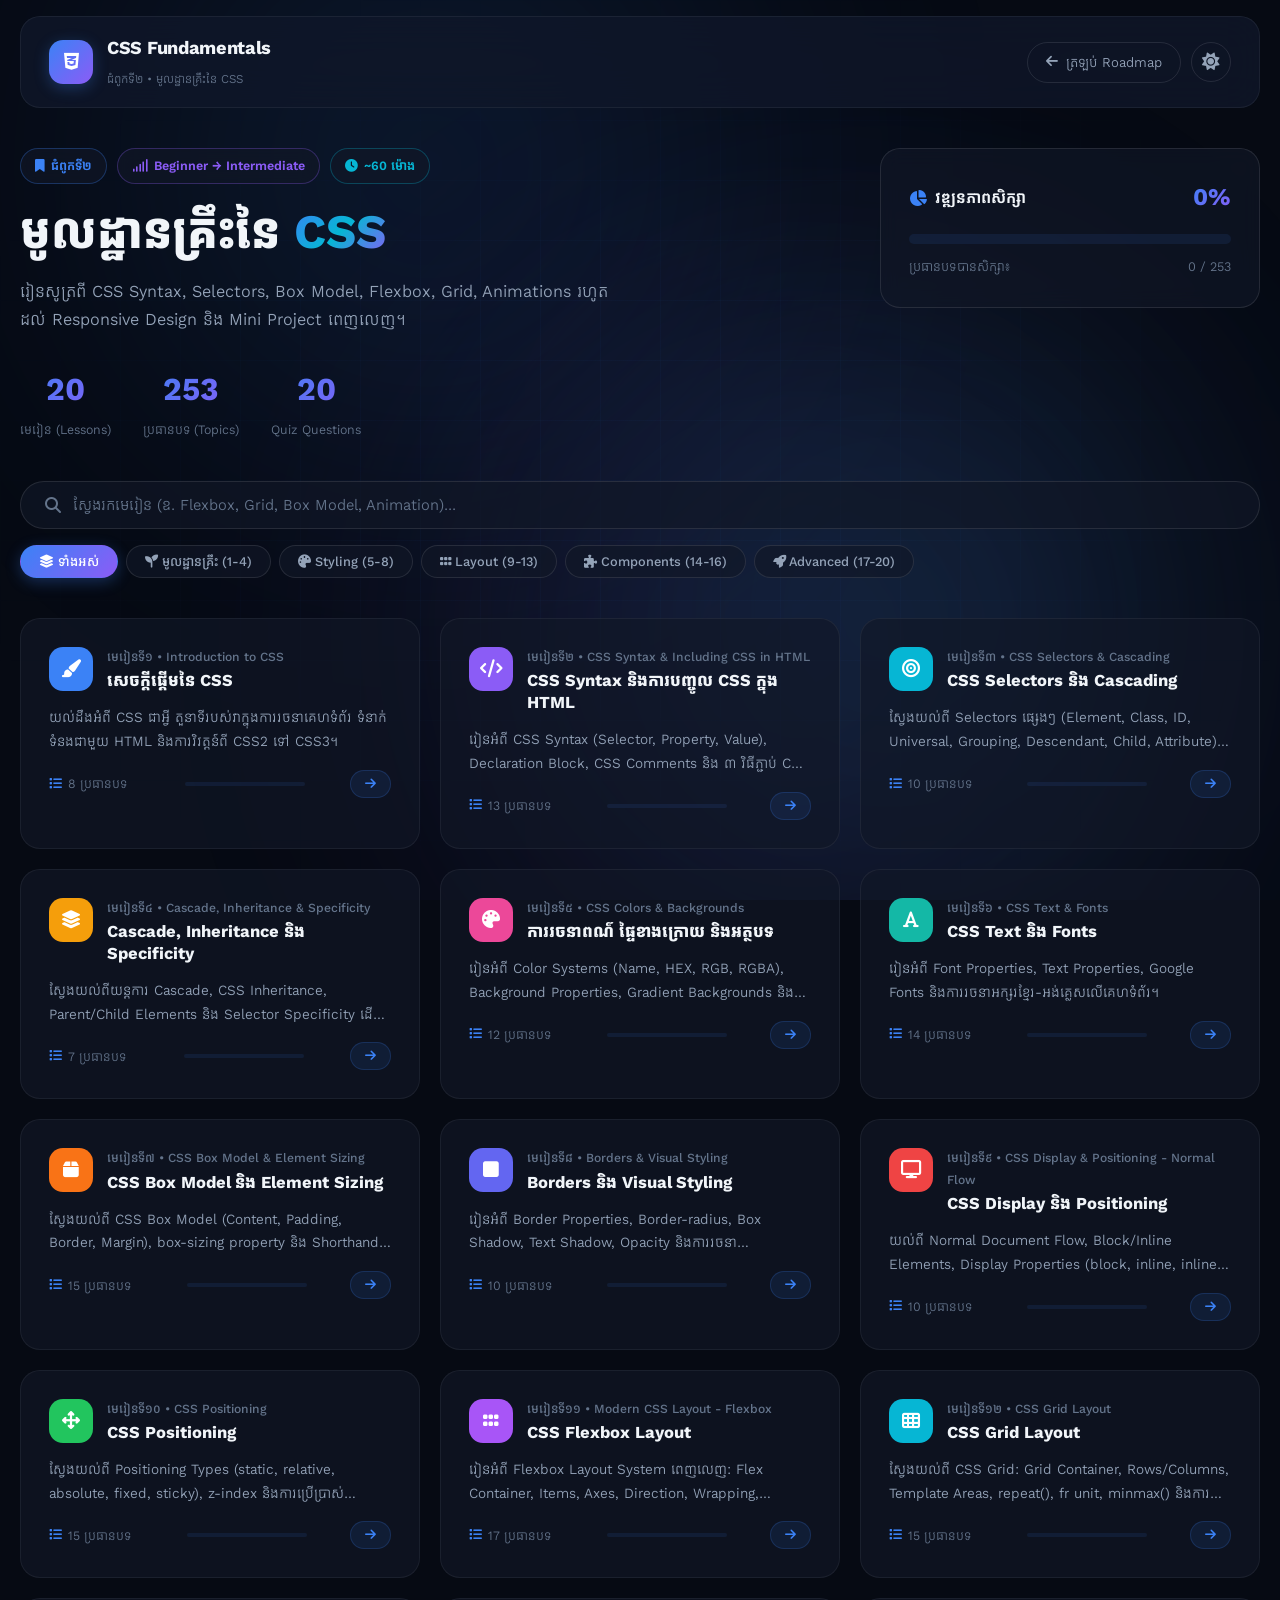
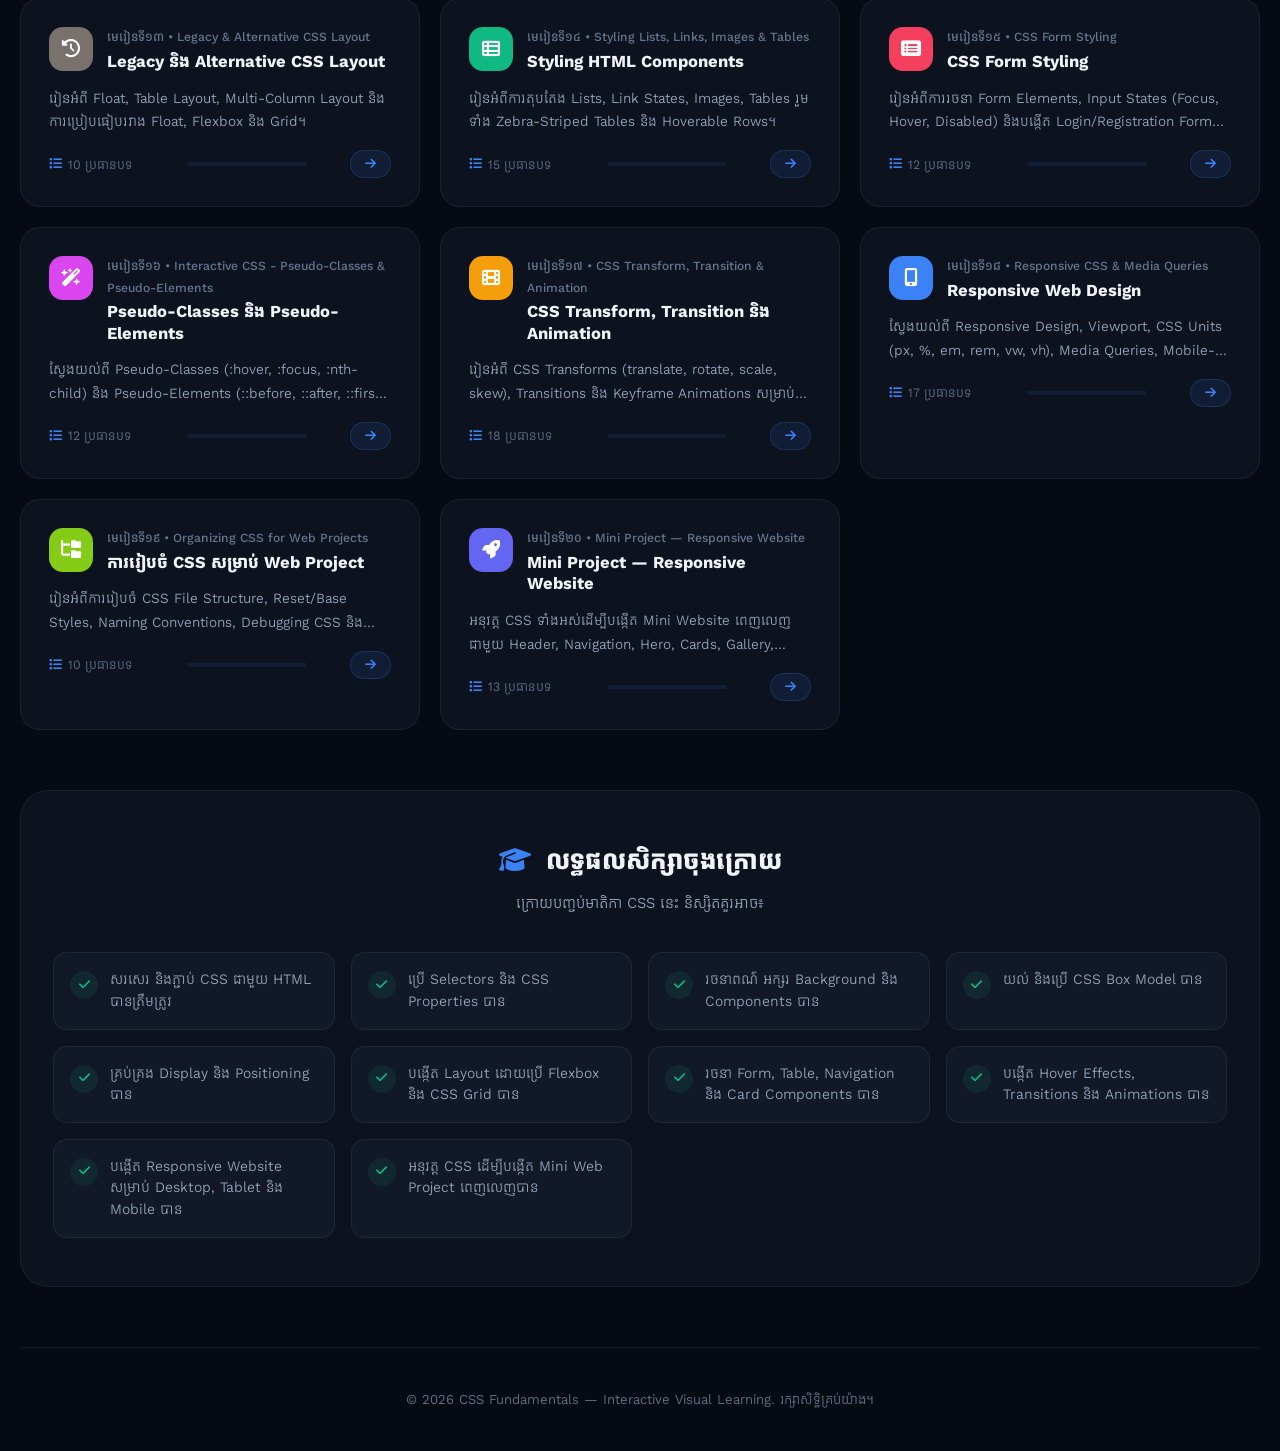
<file: index.html>
<!DOCTYPE html>
<html lang="km" data-theme="dark">
<head>
  <meta charset="UTF-8">
  <meta name="viewport" content="width=device-width, initial-scale=1.0">
  <title>ជំពូកទី២៖ មូលដ្ឋានគ្រឹះនៃ CSS — Interactive Visual Learning</title>
  <meta name="description" content="រៀន CSS ពីមូលដ្ឋានគ្រឹះដល់កម្រិតខ្ពស់ ២០ មេរៀន ២០០+ ប្រធានបទ ជាមួយ Interactive Visual Learning Studio">

  <!-- Google Fonts -->
  <link rel="preconnect" href="https://fonts.googleapis.com">
  <link rel="preconnect" href="https://fonts.gstatic.com" crossorigin>
  <link href="https://fonts.googleapis.com/css2?family=Fira+Code:wght@400;500;600&family=Inter:wght@400;500;600;700;800&family=Kantumruy+Pro:ital,wght@0,400;0,500;0,600;0,700;1,400&display=swap" rel="stylesheet">

  <!-- Font Awesome -->
  <link rel="stylesheet" href="https://cdnjs.cloudflare.com/ajax/libs/font-awesome/6.5.1/css/all.min.css">

  <!-- Stylesheet -->
  <link rel="stylesheet" href="css/styles.css">
</head>
<body>

  <!-- Animated Background -->
  <div class="bg-aurora">
    <div class="aurora-blob aurora-1"></div>
    <div class="aurora-blob aurora-2"></div>
    <div class="aurora-blob aurora-3"></div>
    <div class="grid-overlay"></div>
  </div>

  <div class="app-shell">

    <!-- ═══════════════ NAVIGATION ═══════════════ -->
    <header class="navbar" id="navbar">
      <a href="../index.html" class="brand">
        <div class="brand-icon">
          <i class="fa-brands fa-css3-alt"></i>
        </div>
        <div class="brand-text">
          <h1>CSS Fundamentals</h1>
          <span>ជំពូកទី២ • មូលដ្ឋានគ្រឹះនៃ CSS</span>
        </div>
      </a>

      <div class="nav-actions">
        <a href="../index.html" class="nav-btn back-btn" aria-label="Back to Roadmap">
          <i class="fa-solid fa-arrow-left"></i> <span>ត្រឡប់ Roadmap</span>
        </a>
        <button id="themeToggleBtn" class="nav-btn theme-btn" aria-label="Toggle Theme">
          <i class="fa-solid fa-sun"></i>
        </button>
      </div>
    </header>

    <!-- ═══════════════ HERO SECTION ═══════════════ -->
    <section class="hero">
      <div class="hero-content">
        <div class="hero-badge-row">
          <span class="badge badge-chapter"><i class="fa-solid fa-bookmark"></i> ជំពូកទី២</span>
          <span class="badge badge-level"><i class="fa-solid fa-signal"></i> Beginner → Intermediate</span>
          <span class="badge badge-hours"><i class="fa-solid fa-clock"></i> ~60 ម៉ោង</span>
        </div>
        <h2>មូលដ្ឋានគ្រឹះនៃ <span class="gradient-text">CSS</span></h2>
        <p>រៀនសូត្រពី CSS Syntax, Selectors, Box Model, Flexbox, Grid, Animations រហូតដល់ Responsive Design និង Mini Project ពេញលេញ។</p>

        <div class="hero-stats">
          <div class="stat">
            <div class="stat-number" id="statLessons">20</div>
            <div class="stat-label">មេរៀន (Lessons)</div>
          </div>
          <div class="stat">
            <div class="stat-number" id="statTopics">200+</div>
            <div class="stat-label">ប្រធានបទ (Topics)</div>
          </div>
          <div class="stat">
            <div class="stat-number" id="statQuizzes">20</div>
            <div class="stat-label">Quiz Questions</div>
          </div>
        </div>
      </div>

      <!-- Progress Card -->
      <div class="progress-card" id="progressCard">
        <div class="progress-header">
          <h3><i class="fa-solid fa-chart-pie"></i> វឌ្ឍនភាពសិក្សា</h3>
          <span class="progress-pct" id="progressPct">0%</span>
        </div>
        <div class="progress-track">
          <div class="progress-fill" id="progressFill"></div>
        </div>
        <div class="progress-detail">
          <span>ប្រធានបទបានសិក្សា៖</span>
          <span id="progressCount">0 / 0</span>
        </div>
      </div>
    </section>

    <!-- ═══════════════ SEARCH & FILTERS ═══════════════ -->
    <section class="toolbar">
      <div class="search-box">
        <i class="fa-solid fa-magnifying-glass"></i>
        <input type="text" id="searchInput" placeholder="ស្វែងរកមេរៀន (ឧ. Flexbox, Grid, Box Model, Animation)..." aria-label="Search lessons">
      </div>
      <div class="filter-group" id="filterGroup">
        <!-- Rendered by JS -->
      </div>
    </section>

    <!-- ═══════════════ MAIN CONTENT: LESSON CARDS ═══════════════ -->
    <main class="lessons-grid" id="lessonsGrid">
      <!-- Rendered dynamically -->
    </main>

    <!-- ═══════════════ LEARNING OUTCOMES ═══════════════ -->
    <section class="outcomes-section" id="outcomesSection">
      <div class="outcomes-header">
        <h3><i class="fa-solid fa-graduation-cap"></i> លទ្ធផលសិក្សាចុងក្រោយ</h3>
        <p>ក្រោយបញ្ចប់មាតិកា CSS នេះ និស្សិតគួរអាច៖</p>
      </div>
      <div class="outcomes-grid" id="outcomesGrid">
        <!-- Rendered by JS -->
      </div>
    </section>

    <!-- ═══════════════ FOOTER ═══════════════ -->
    <footer class="footer">
      <p>&copy; 2026 CSS Fundamentals — Interactive Visual Learning. រក្សាសិទ្ធិគ្រប់យ៉ាង។</p>
    </footer>
  </div>

  <!-- ═══════════════ LESSON DETAIL MODAL ═══════════════ -->
  <div class="modal-overlay" id="modalOverlay" role="dialog" aria-modal="true">
    <div class="modal-panel">
      <!-- Modal Header -->
      <div class="modal-header">
        <div class="modal-header-info">
          <div class="modal-badges" id="modalBadges"></div>
          <h2 id="modalTitle"></h2>
          <p id="modalDesc" class="text-muted"></p>
        </div>
        <button id="closeModalBtn" class="close-btn" aria-label="Close"><i class="fa-solid fa-xmark"></i></button>
      </div>

      <!-- Launch Interactive Visual Studio Banner Button -->
      <div class="vs-banner-box" style="margin-bottom: 1.5rem;">
        <button id="launchStudioBtn" class="vs-launch-btn" style="width: 100%; display: flex; align-items: center; justify-content: space-between; padding: 16px 24px; background: linear-gradient(135deg, rgba(59, 130, 246, 0.15), rgba(6, 182, 212, 0.15)); border: 1px solid rgba(59, 130, 246, 0.4); border-radius: 12px; color: var(--accent-blue); font-family: 'Kantumruy Pro', sans-serif; font-weight: 600; cursor: pointer; transition: all 0.3s ease;">
          <div style="display: flex; align-items: center; gap: 12px;">
            <i class="fa-solid fa-wand-magic-sparkles"></i> 
            <span>បើកផ្ទាំងរៀនតាមរូបភាពអន្តរកម្ម (Interactive Visual Studio)</span>
          </div>
          <i class="fa-solid fa-arrow-right"></i>
        </button>
      </div>

      <!-- Modal Tabs -->
      <nav class="modal-tabs" id="modalTabs">
        <button class="tab-btn active" data-tab="tab-topics"><i class="fa-solid fa-list-check"></i> ប្រធានបទ</button>
        <button class="tab-btn" data-tab="tab-objectives"><i class="fa-solid fa-bullseye"></i> គោលបំណង</button>
        <button class="tab-btn" data-tab="tab-terms"><i class="fa-solid fa-key"></i> ពាក្យគន្លឹះ</button>
        <button class="tab-btn" data-tab="tab-code"><i class="fa-solid fa-code"></i> Code Studio</button>
        <button class="tab-btn" data-tab="tab-quiz"><i class="fa-solid fa-circle-question"></i> Quiz</button>
      </nav>

      <!-- Modal Body -->
      <div class="modal-body">
        <!-- Tab: Topics -->
        <div class="tab-pane active" id="tab-topics">
          <div class="topics-checklist" id="topicsChecklist"></div>
        </div>

        <!-- Tab: Objectives -->
        <div class="tab-pane" id="tab-objectives">
          <div class="objectives-list" id="objectivesList"></div>
        </div>

        <!-- Tab: Key Terms -->
        <div class="tab-pane" id="tab-terms">
          <div class="terms-grid" id="termsGrid"></div>
        </div>

        <!-- Tab: Code Studio -->
        <div class="tab-pane" id="tab-code">
          <div class="code-studio">
            <div class="code-tabs">
              <button class="code-tab-btn active" data-file="html"><i class="fa-brands fa-html5"></i> HTML</button>
              <button class="code-tab-btn" data-file="css"><i class="fa-brands fa-css3-alt"></i> CSS</button>
              <button class="code-tab-btn" data-file="js"><i class="fa-brands fa-js"></i> JS</button>
              <button id="runCodeBtn" class="run-btn"><i class="fa-solid fa-play"></i> Run Code</button>
            </div>
            <div class="code-editor-area">
              <textarea id="codeEditor" class="code-input" spellcheck="false"></textarea>
            </div>
            <div class="preview-area">
              <div class="preview-bar"><i class="fa-solid fa-globe"></i> Live Preview</div>
              <iframe id="previewFrame" class="preview-iframe" title="Code Preview"></iframe>
            </div>
          </div>
        </div>

        <!-- Tab: Quiz -->
        <div class="tab-pane" id="tab-quiz">
          <div class="quiz-area" id="quizArea"></div>
        </div>
      </div>

      <!-- Modal Footer Nav -->
      <div class="modal-footer">
        <button id="prevLessonBtn" class="modal-nav-btn"><i class="fa-solid fa-chevron-left"></i> មេរៀនមុន</button>
        <div class="lesson-indicator" id="lessonIndicator">មេរៀនទី 1 នៃ 20</div>
        <button id="nextLessonBtn" class="modal-nav-btn primary">មេរៀនបន្ត <i class="fa-solid fa-chevron-right"></i></button>
      </div>
    </div>
  </div>

  <script src="js/css-curriculum-data.js"></script>
  <script src="js/app.js"></script>
</body>
</html>
</file>
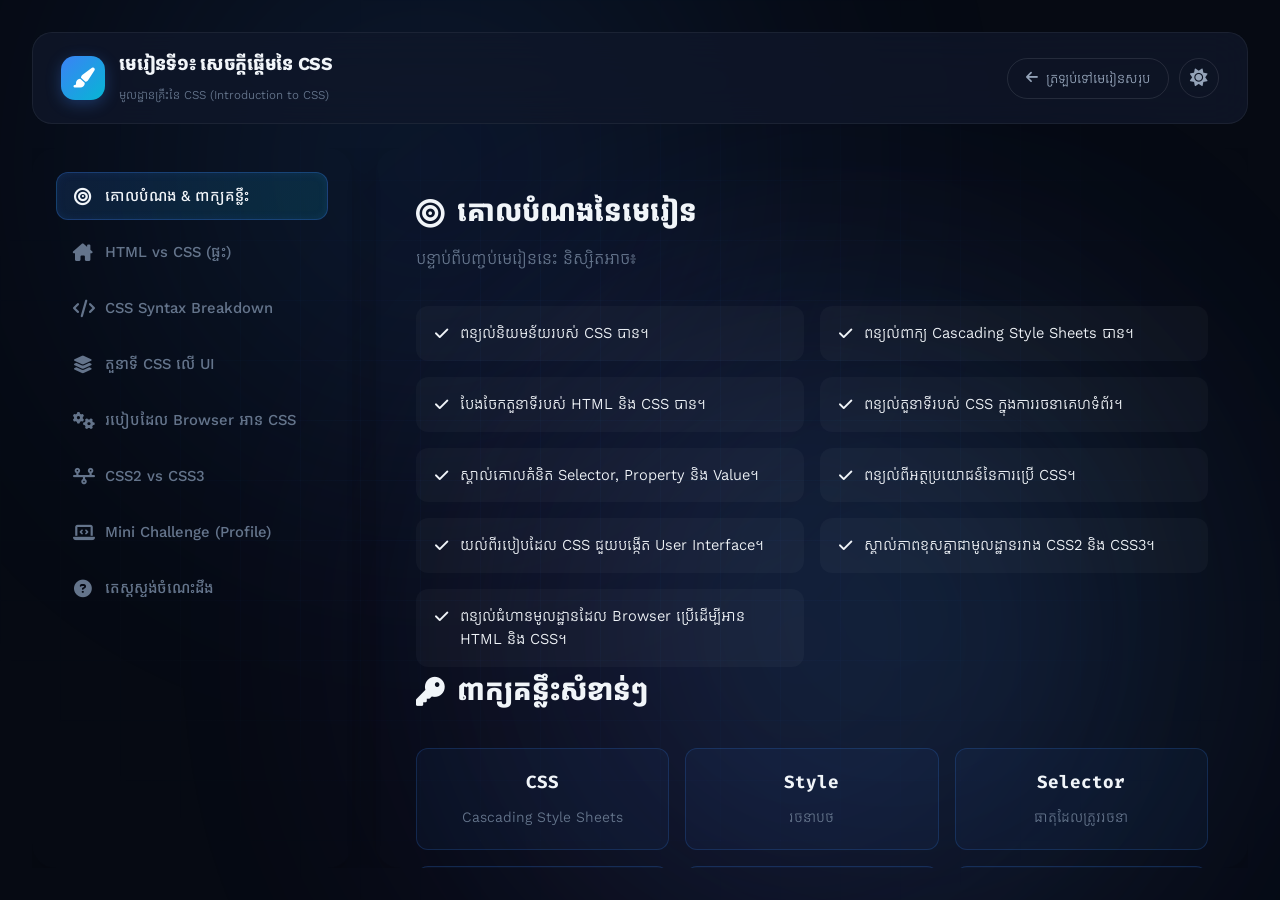
<file: lesson1.html>
<!DOCTYPE html>
<html lang="km" data-theme="dark">
<head>
  <meta charset="UTF-8">
  <meta name="viewport" content="width=device-width, initial-scale=1.0">
  <title>មេរៀនទី១៖ សេចក្ដីផ្ដើមនៃ CSS — Interactive Visual Learning</title>

  <!-- Google Fonts -->
  <link rel="preconnect" href="https://fonts.googleapis.com">
  <link rel="preconnect" href="https://fonts.gstatic.com" crossorigin>
  <link href="https://fonts.googleapis.com/css2?family=Fira+Code:wght@400;500;600&family=Inter:wght@400;500;600;700;800&family=Kantumruy+Pro:ital,wght@0,400;0,500;0,600;0,700;1,400&display=swap" rel="stylesheet">

  <!-- Font Awesome -->
  <link rel="stylesheet" href="https://cdnjs.cloudflare.com/ajax/libs/font-awesome/6.5.1/css/all.min.css">

  <!-- Stylesheets -->
  <link rel="stylesheet" href="css/styles.css">
  <link rel="stylesheet" href="css/lesson1.css">
</head>
<body>

  <!-- Animated Background -->
  <div class="bg-aurora">
    <div class="aurora-blob aurora-1"></div>
    <div class="aurora-blob aurora-2"></div>
    <div class="aurora-blob aurora-3"></div>
    <div class="grid-overlay"></div>
  </div>

  <div class="app-shell" style="max-width: 1600px;">
    <!-- Studio Header -->
    <header class="navbar" id="navbar">
      <div class="brand">
        <div class="brand-icon" style="background: linear-gradient(135deg, #3b82f6, #06b6d4);">
          <i class="fa-solid fa-paintbrush"></i>
        </div>
        <div class="brand-text">
          <h1>មេរៀនទី១៖ សេចក្ដីផ្ដើមនៃ CSS</h1>
          <span>មូលដ្ឋានគ្រឹះនៃ CSS (Introduction to CSS)</span>
        </div>
      </div>
      <div class="nav-actions">
        <a href="index.html" class="nav-btn back-btn" aria-label="Back to Chapter">
          <i class="fa-solid fa-arrow-left"></i> <span>ត្រឡប់ទៅមេរៀនសរុប</span>
        </a>
        <button id="themeToggleBtn" class="nav-btn theme-btn" aria-label="Toggle Theme">
          <i class="fa-solid fa-sun"></i>
        </button>
      </div>
    </header>

    <!-- Studio Layout -->
    <div class="studio-layout">
      <!-- Sidebar Navigation -->
      <aside class="studio-sidebar">
        <nav class="studio-nav" id="studioNav">
          <button class="studio-nav-btn active" data-tab="tab-overview">
            <i class="fa-solid fa-bullseye"></i> គោលបំណង & ពាក្យគន្លឹះ
          </button>
          <button class="studio-nav-btn" data-tab="tab-house">
            <i class="fa-solid fa-house-chimney"></i> HTML vs CSS (ផ្ទះ)
          </button>
          <button class="studio-nav-btn" data-tab="tab-syntax">
            <i class="fa-solid fa-code"></i> CSS Syntax Breakdown
          </button>
          <button class="studio-nav-btn" data-tab="tab-ui">
            <i class="fa-solid fa-layer-group"></i> តួនាទី CSS លើ UI
          </button>
          <button class="studio-nav-btn" data-tab="tab-browser">
            <i class="fa-solid fa-gears"></i> របៀបដែល Browser អាន CSS
          </button>
          <button class="studio-nav-btn" data-tab="tab-version">
            <i class="fa-solid fa-timeline"></i> CSS2 vs CSS3
          </button>
          <button class="studio-nav-btn" data-tab="tab-sandbox">
            <i class="fa-solid fa-laptop-code"></i> Mini Challenge (Profile)
          </button>
          <button class="studio-nav-btn" data-tab="tab-quiz">
            <i class="fa-solid fa-circle-question"></i> តេស្តស្ទង់ចំណេះដឹង
          </button>
        </nav>
      </aside>

      <!-- Main Content Area -->
      <main class="studio-main">
        <!-- ══════════════ TAB 1: OVERVIEW ══════════════ -->
        <section id="tab-overview" class="studio-pane active">
          <div class="pane-header">
            <h2><i class="fa-solid fa-bullseye text-accent"></i> គោលបំណងនៃមេរៀន</h2>
            <p>បន្ទាប់ពីបញ្ចប់មេរៀននេះ និស្សិតអាច៖</p>
          </div>
          <div class="objectives-grid">
            <div class="objective-card"><i class="fa-solid fa-check text-success"></i> ពន្យល់និយមន័យរបស់ CSS បាន។</div>
            <div class="objective-card"><i class="fa-solid fa-check text-success"></i> ពន្យល់ពាក្យ Cascading Style Sheets បាន។</div>
            <div class="objective-card"><i class="fa-solid fa-check text-success"></i> បែងចែកតួនាទីរបស់ HTML និង CSS បាន។</div>
            <div class="objective-card"><i class="fa-solid fa-check text-success"></i> ពន្យល់តួនាទីរបស់ CSS ក្នុងការរចនាគេហទំព័រ។</div>
            <div class="objective-card"><i class="fa-solid fa-check text-success"></i> ស្គាល់គោលគំនិត Selector, Property និង Value។</div>
            <div class="objective-card"><i class="fa-solid fa-check text-success"></i> ពន្យល់ពីអត្ថប្រយោជន៍នៃការប្រើ CSS។</div>
            <div class="objective-card"><i class="fa-solid fa-check text-success"></i> យល់ពីរបៀបដែល CSS ជួយបង្កើត User Interface។</div>
            <div class="objective-card"><i class="fa-solid fa-check text-success"></i> ស្គាល់ភាពខុសគ្នាជាមូលដ្ឋានរវាង CSS2 និង CSS3។</div>
            <div class="objective-card"><i class="fa-solid fa-check text-success"></i> ពន្យល់ជំហានមូលដ្ឋានដែល Browser ប្រើដើម្បីអាន HTML និង CSS។</div>
          </div>

          <div class="pane-header mt-8">
            <h2><i class="fa-solid fa-key text-accent"></i> ពាក្យគន្លឹះសំខាន់ៗ</h2>
          </div>
          <div class="terms-grid">
            <div class="term-box"><strong>CSS</strong><p>Cascading Style Sheets</p></div>
            <div class="term-box"><strong>Style</strong><p>រចនាបថ</p></div>
            <div class="term-box"><strong>Selector</strong><p>ធាតុដែលត្រូវរចនា</p></div>
            <div class="term-box"><strong>Property</strong><p>លក្ខណៈដែលត្រូវកំណត់</p></div>
            <div class="term-box"><strong>Value</strong><p>តម្លៃរបស់ Property</p></div>
            <div class="term-box"><strong>HTML</strong><p>រចនាសម្ព័ន្ធ Web Page</p></div>
            <div class="term-box"><strong>Layout</strong><p>ការរៀបចំទីតាំង Elements</p></div>
            <div class="term-box"><strong>UI</strong><p>User Interface</p></div>
            <div class="term-box"><strong>Render</strong><p>ដំណើរការបង្ហាញ Web Page</p></div>
          </div>
        </section>

        <!-- ══════════════ TAB 2: HOUSE ANALOGY ══════════════ -->
        <section id="tab-house" class="studio-pane">
          <div class="pane-header">
            <h2><i class="fa-solid fa-house-chimney text-accent"></i> ទំនាក់ទំនងរវាង HTML និង CSS</h2>
            <p>គិតថាយើងកំពុងសាងសង់ផ្ទះមួយ៖ HTML ជាគ្រោងផ្ទះ, រីឯ CSS ជាការតុបតែងផ្ទះ។</p>
          </div>
          
          <div class="analogy-container">
            <div class="analogy-controls">
              <label class="toggle-switch">
                <input type="checkbox" id="cssToggleBtn">
                <span class="slider"></span>
                <span class="toggle-label">បើក CSS (Add Styling)</span>
              </label>
            </div>
            
            <div class="house-visualizer">
              <div class="house-wrapper" id="houseElement">
                <!-- Roof -->
                <div class="house-roof">
                  <div class="tag">&lt;header&gt;</div>
                </div>
                <!-- Body -->
                <div class="house-body">
                  <div class="tag">&lt;main&gt;</div>
                  <!-- Windows -->
                  <div class="house-window left-window">
                    <div class="tag">&lt;div class="window"&gt;</div>
                  </div>
                  <div class="house-window right-window">
                    <div class="tag">&lt;div class="window"&gt;</div>
                  </div>
                  <!-- Door -->
                  <div class="house-door">
                    <div class="tag">&lt;button class="door"&gt;</div>
                    <div class="door-knob"></div>
                  </div>
                </div>
                <!-- Foundation -->
                <div class="house-foundation">
                  <div class="tag">&lt;footer&gt;</div>
                </div>
              </div>
            </div>

            <div class="analogy-explanation" id="analogyText">
              <div class="state-html-only active">
                <h3>HTML តែមួយមុខ (Structure Only)</h3>
                <p>HTML បង្កើត <strong>រចនាសម្ព័ន្ធ</strong>។ វាប្រាប់ថាផ្ទះមាន បន្ទប់ ទ្វារ បង្អួច និងដំបូល ប៉ុន្តែមិនទាន់មានពណ៌ ឬភាពស្រស់ស្អាតឡើយ។</p>
                <code>&lt;button&gt;Door&lt;/button&gt;</code>
              </div>
              <div class="state-css-added">
                <h3>HTML + CSS (Structure & Presentation)</h3>
                <p>CSS បង្កើត <strong>រូបរាង</strong>។ វាជួយលាបពណ៌ រៀបចំទីតាំង កំណត់ទំហំ តុបតែងជ្រុង និងធ្វើឲ្យផ្ទះមើលទៅស្រស់ស្អាត។</p>
                <code>.door { background-color: brown; border-radius: 10px; }</code>
              </div>
            </div>
          </div>
        </section>

        <!-- ══════════════ TAB 3: CSS SYNTAX ══════════════ -->
        <section id="tab-syntax" class="studio-pane">
          <div class="pane-header">
            <h2><i class="fa-solid fa-code text-accent"></i> CSS Syntax Breakdown</h2>
            <p>CSS Rule ជាទូទៅមានទម្រង់៖ <code>selector { property: value; }</code></p>
          </div>

          <div class="syntax-explorer">
            <div class="syntax-code">
              <span class="syn-part syn-selector" data-target="info-selector">h1</span> <span class="syn-brace">{</span>
              <div style="padding-left: 40px;">
                <span class="syn-part syn-property" data-target="info-property">color</span><span class="syn-colon">:</span> <span class="syn-part syn-value" data-target="info-value">blue</span><span class="syn-semi">;</span><br>
                <span class="syn-part syn-property" data-target="info-property-2">font-size</span><span class="syn-colon">:</span> <span class="syn-part syn-value" data-target="info-value-2">40px</span><span class="syn-semi">;</span>
              </div>
              <span class="syn-brace">}</span>
            </div>

            <div class="syntax-info-panels">
              <div class="info-panel active" id="info-default">
                <i class="fa-solid fa-hand-pointer text-muted" style="font-size: 2rem; margin-bottom: 10px;"></i>
                <p>យក Mouse ដាក់លើផ្នែកនីមួយៗនៃកូដ (Hover) ដើម្បីមើលការពន្យល់លម្អិត។</p>
              </div>
              <div class="info-panel" id="info-selector">
                <h3 style="color: #3b82f6;">Selector (តើរចនាអ្វី?)</h3>
                <p><code>h1</code> គឺជា Selector។ វាប្រាប់ Browser ថាត្រូវយក HTML Element ណាខ្លះមករចនា។ ក្នុងករណីនេះគឺ Heading 1 (h1) ទាំងអស់។</p>
              </div>
              <div class="info-panel" id="info-property">
                <h3 style="color: #8b5cf6;">Property (រចនាផ្នែកណា?)</h3>
                <p><code>color</code> គឺជា Property។ វាគឺជាលក្ខណៈដែលយើងចង់ផ្លាស់ប្តូរ (ឧ. ពណ៌អក្សរ)។</p>
              </div>
              <div class="info-panel" id="info-value">
                <h3 style="color: #10b981;">Value (ដាក់តម្លៃអ្វី?)</h3>
                <p><code>blue</code> គឺជា Value។ វាជាតម្លៃដែលផ្តល់ឱ្យ Property នោះ។ ដូច្នេះអក្សរនឹងមានពណ៌ខៀវ។</p>
              </div>
              <div class="info-panel" id="info-property-2">
                <h3 style="color: #8b5cf6;">Property</h3>
                <p><code>font-size</code> កំណត់ទំហំអក្សរ។</p>
              </div>
              <div class="info-panel" id="info-value-2">
                <h3 style="color: #10b981;">Value</h3>
                <p><code>40px</code> កំណត់ឲ្យទំហំអក្សរធំដល់ 40 pixels។</p>
              </div>
            </div>
          </div>
          
          <div class="cascading-explanation mt-8">
            <h3 class="mb-4">តើពាក្យ Cascading មានន័យដូចម្តេច?</h3>
            <p class="text-muted">ពាក្យ Cascading សំដៅទៅលើរបៀបដែល Style Rules ច្រើនអាចត្រូវបានប្រើលើ Element មួយ ហើយ Browser ត្រូវសម្រេចថា Style ណាត្រូវយកមកប្រើ។</p>
          </div>
        </section>

        <!-- ══════════════ TAB 4: CSS IN UI ══════════════ -->
        <section id="tab-ui" class="studio-pane">
          <div class="pane-header">
            <h2><i class="fa-solid fa-layer-group text-accent"></i> តួនាទីរបស់ CSS ក្នុងការរចនា User Interface (UI)</h2>
            <p>ចុចបើក Properties នីមួយៗដើម្បីមើលពីរបៀបដែល CSS ប្រែក្លាយ HTML ធម្មតាទៅជា UI ដ៏ស្រស់ស្អាត។</p>
          </div>

          <div class="ui-playground">
            <div class="ui-controls">
              <h3><i class="fa-solid fa-sliders text-accent"></i> CSS Properties</h3>
              
              <label class="prop-checkbox">
                <input type="checkbox" data-prop="color">
                <div class="chk-box"></div>
                <div class="prop-label">
                  <strong>Color & Background</strong>
                  <span>color, background-color</span>
                </div>
              </label>
              
              <label class="prop-checkbox">
                <input type="checkbox" data-prop="typography">
                <div class="chk-box"></div>
                <div class="prop-label">
                  <strong>Typography</strong>
                  <span>font-family, font-size, text-align</span>
                </div>
              </label>

              <label class="prop-checkbox">
                <input type="checkbox" data-prop="spacing">
                <div class="chk-box"></div>
                <div class="prop-label">
                  <strong>Spacing (Box Model)</strong>
                  <span>padding, margin</span>
                </div>
              </label>

              <label class="prop-checkbox">
                <input type="checkbox" data-prop="borders">
                <div class="chk-box"></div>
                <div class="prop-label">
                  <strong>Borders & Shadow</strong>
                  <span>border-radius, box-shadow</span>
                </div>
              </label>

              <label class="prop-checkbox">
                <input type="checkbox" data-prop="layout">
                <div class="chk-box"></div>
                <div class="prop-label">
                  <strong>Layout (Flexbox)</strong>
                  <span>display: flex, justify-content</span>
                </div>
              </label>
            </div>

            <div class="ui-preview-area">
              <div class="ui-mockup" id="uiMockup">
                <div class="ui-card">
                  <div class="ui-card-header">
                    <h2>Web Programming</h2>
                  </div>
                  <div class="ui-card-body">
                    <p>Learn HTML and CSS</p>
                    <button class="ui-btn">Start Learning</button>
                  </div>
                </div>
              </div>
            </div>
          </div>
        </section>

        <!-- ══════════════ TAB 5: BROWSER PIPELINE ══════════════ -->
        <section id="tab-browser" class="studio-pane">
          <div class="pane-header">
            <h2><i class="fa-solid fa-gears text-accent"></i> របៀបដែល Browser អាន HTML និង CSS</h2>
            <p>សូមចុច Step បន្តបន្ទាប់ដើម្បីមើលដំណើរការ Rendering របស់ Browser។</p>
          </div>

          <div class="pipeline-container">
            <div class="pipeline-steps">
              <button class="pipe-btn active" data-step="1">1. អាន HTML</button>
              <div class="pipe-arrow"><i class="fa-solid fa-arrow-right"></i></div>
              <button class="pipe-btn" data-step="2">2. អាន CSS</button>
              <div class="pipe-arrow"><i class="fa-solid fa-arrow-right"></i></div>
              <button class="pipe-btn" data-step="3">3. ផ្គូផ្គង Selector</button>
              <div class="pipe-arrow"><i class="fa-solid fa-arrow-right"></i></div>
              <button class="pipe-btn" data-step="4">4. Render (បង្ហាញ)</button>
            </div>

            <div class="pipeline-visualization">
              <!-- Step 1 -->
              <div class="pipe-viz active" id="pipe-1">
                <div class="pipe-code">
                  <code>&lt;h1&gt;Welcome&lt;/h1&gt;<br>&lt;p&gt;Learn CSS.&lt;/p&gt;</code>
                </div>
                <div class="pipe-desc">
                  <h3>ជំហានទី១៖ Browser អាន HTML</h3>
                  <p>Browser រកឃើញ <code>&lt;h1&gt;</code> និង <code>&lt;p&gt;</code> រួចបង្កើតជា Document Object Model (DOM) Tree។</p>
                </div>
              </div>

              <!-- Step 2 -->
              <div class="pipe-viz" id="pipe-2">
                <div class="pipe-code">
                  <code>h1 { color: blue; }<br>p { font-size: 18px; }</code>
                </div>
                <div class="pipe-desc">
                  <h3>ជំហានទី២៖ Browser អាន CSS</h3>
                  <p>Browser ទាញយកនិងអាន CSS Rules រួចបង្កើតជា CSS Object Model (CSSOM) Tree។</p>
                </div>
              </div>

              <!-- Step 3 -->
              <div class="pipe-viz" id="pipe-3">
                <div class="pipe-match-grid">
                  <div class="match-item"><code>h1</code> <i class="fa-solid fa-arrow-right text-accent"></i> <code>&lt;h1&gt;</code></div>
                  <div class="match-item"><code>p</code> <i class="fa-solid fa-arrow-right text-accent"></i> <code>&lt;p&gt;</code></div>
                </div>
                <div class="pipe-desc">
                  <h3>ជំហានទី៣៖ Browser ស្វែងរក Selector (ផ្គូផ្គង)</h3>
                  <p>Browser ស្វែងរក Elements ក្នុង HTML ដែលត្រូវនឹង CSS Selector (ឧ. រកគ្រប់ <code>h1</code> ដើម្បីដាក់ពណ៌ខៀវ)។ វាបញ្ចូល DOM និង CSSOM ចូលគ្នាទៅជា Render Tree។</p>
                </div>
              </div>

              <!-- Step 4 -->
              <div class="pipe-viz" id="pipe-4">
                <div class="pipe-render-result">
                  <h1 style="color: blue; margin:0;">Welcome</h1>
                  <p style="font-size: 18px; margin:0;">Learn CSS.</p>
                </div>
                <div class="pipe-desc">
                  <h3>ជំហានទី៤៖ Browser បង្ហាញលទ្ធផល (Render)</h3>
                  <p>Property ត្រូវបានអនុវត្ត ហើយ Browser គូរ (Paint) Web Page ទៅលើ Screen ដើម្បីឲ្យអ្នកប្រើប្រាស់មើលឃើញ។</p>
                </div>
              </div>
            </div>
          </div>
        </section>

        <!-- ══════════════ TAB 6: CSS2 VS CSS3 ══════════════ -->
        <section id="tab-version" class="studio-pane">
          <div class="pane-header">
            <h2><i class="fa-solid fa-timeline text-accent"></i> CSS2 និង CSS3</h2>
            <p>CSS ត្រូវបានអភិវឌ្ឍជាបន្តបន្ទាប់។ CSS3 បានបន្ថែមសមត្ថភាពក្នុងការរចនាដែលកាន់តែទំនើបដូចជា Animations និង Effects។</p>
          </div>

          <div class="version-comparison">
            <div class="version-card">
              <div class="v-header">CSS2 (Styling មូលដ្ឋាន)</div>
              <div class="v-body">
                <div class="v-box css2-box">Box Model</div>
                <ul class="v-features">
                  <li><i class="fa-solid fa-check"></i> Font, Color, Background</li>
                  <li><i class="fa-solid fa-check"></i> Margin, Padding, Border</li>
                  <li><i class="fa-solid fa-check"></i> Width, Height, Position</li>
                </ul>
              </div>
            </div>
            
            <div class="version-card highlight">
              <div class="v-header bg-gradient">CSS3 (Styling ទំនើបជាងមុន)</div>
              <div class="v-body">
                <div class="v-box css3-box">Visual Effects</div>
                <ul class="v-features">
                  <li><i class="fa-solid fa-check text-accent"></i> Rounded Corners (border-radius)</li>
                  <li><i class="fa-solid fa-check text-accent"></i> Shadows (box-shadow)</li>
                  <li><i class="fa-solid fa-check text-accent"></i> Transitions & Animations</li>
                  <li><i class="fa-solid fa-check text-accent"></i> Transform (Rotate, Scale)</li>
                </ul>
              </div>
            </div>
          </div>
        </section>

        <!-- ══════════════ TAB 7: SANDBOX (Mini Challenge) ══════════════ -->
        <section id="tab-sandbox" class="studio-pane">
          <div class="pane-header">
            <h2><i class="fa-solid fa-laptop-code text-accent"></i> Mini Challenge: Student Profile Card</h2>
            <p>សាកល្បងប្រើ CSS ដើម្បីរចនា Profile Card ខាងក្រោមឲ្យបានស្រស់ស្អាតដោយកំណត់ Background, Text Color, Padding និង Border។</p>
          </div>

          <div class="studio-editor-wrapper">
            <div class="editor-header-bar">
              <div class="file-tabs">
                <button class="file-tab-btn active" data-file="html"><i class="fa-brand fa-html5 text-orange"></i> index.html</button>
                <button class="file-tab-btn" data-file="css"><i class="fa-brand fa-css3-alt text-blue"></i> style.css</button>
              </div>
              <button id="runCodeBtn" class="vs-run-code-btn">
                <i class="fa-solid fa-play"></i> Run Live Code
              </button>
            </div>

            <div class="editor-body-grid">
              <div class="code-textarea-box">
                <textarea id="codeEditor" class="studio-code-input" spellcheck="false"></textarea>
              </div>
              <div class="preview-box">
                <div class="preview-header-bar"><i class="fa-solid fa-globe"></i> Live Preview Output</div>
                <iframe id="previewFrame" class="studio-iframe"></iframe>
              </div>
            </div>
          </div>
        </section>

        <!-- ══════════════ TAB 8: QUIZ ══════════════ -->
        <section id="tab-quiz" class="studio-pane">
          <div class="pane-header">
            <h2><i class="fa-solid fa-circle-question text-accent"></i> តេស្តស្ទង់ចំណេះដឹង</h2>
            <p>ផ្ទៀងផ្ទាត់ការយល់ដឹងរបស់អ្នកលើមេរៀនសេចក្ដីផ្ដើមនៃ CSS។</p>
          </div>

          <div class="quiz-area" id="quizArea">
            <!-- Rendered by JS -->
          </div>
        </section>

      </main>
    </div>
  </div>

  <script src="js/lesson1.js"></script>
</body>
</html>
</file>
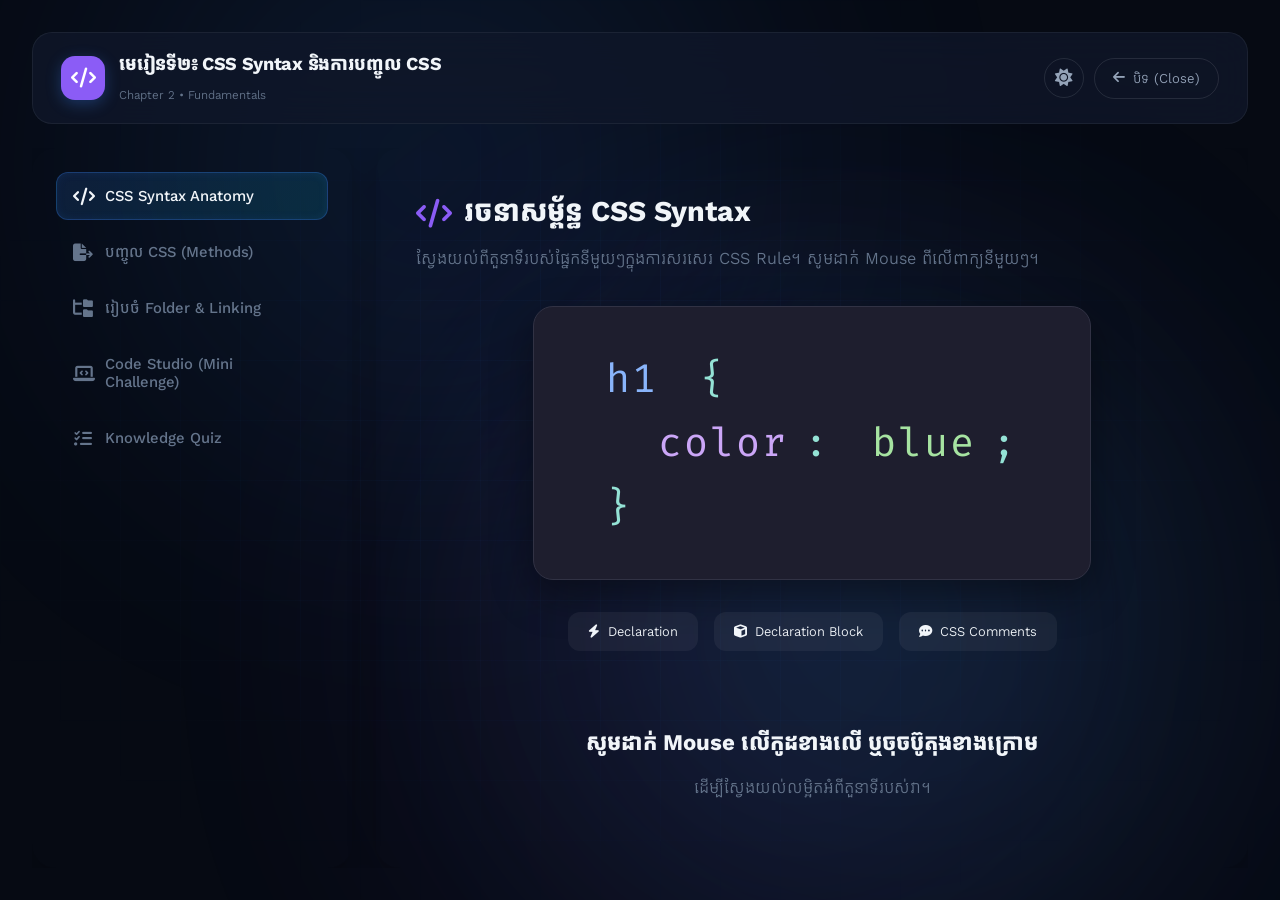
<file: lesson2.html>
<!DOCTYPE html>
<html lang="km" data-theme="dark">
<head>
  <meta charset="UTF-8">
  <meta name="viewport" content="width=device-width, initial-scale=1.0">
  <title>មេរៀនទី២៖ CSS Syntax និងការបញ្ចូល CSS — Interactive Visual Learning</title>
  
  <!-- Google Fonts -->
  <link rel="preconnect" href="https://fonts.googleapis.com">
  <link rel="preconnect" href="https://fonts.gstatic.com" crossorigin>
  <link href="https://fonts.googleapis.com/css2?family=Fira+Code:wght@400;500;600&family=Inter:wght@400;500;600;700;800&family=Kantumruy+Pro:ital,wght@0,400;0,500;0,600;0,700;1,400&display=swap" rel="stylesheet">
  
  <!-- Font Awesome -->
  <link rel="stylesheet" href="https://cdnjs.cloudflare.com/ajax/libs/font-awesome/6.5.1/css/all.min.css">
  
  <!-- Stylesheets -->
  <link rel="stylesheet" href="css/styles.css">
  <link rel="stylesheet" href="css/lesson1.css"> <!-- Reuse some generic components -->
  <link rel="stylesheet" href="css/lesson2.css">
</head>
<body>

  <div class="bg-aurora">
    <div class="aurora-blob aurora-1"></div>
    <div class="aurora-blob aurora-2"></div>
    <div class="aurora-blob aurora-3"></div>
    <div class="grid-overlay"></div>
  </div>

  <div class="app-shell">
    
    <header class="navbar" id="navbar">
      <div class="brand">
        <div class="brand-icon" style="background: #8b5cf6;">
          <i class="fa-solid fa-code"></i>
        </div>
        <div class="brand-text">
          <h1>មេរៀនទី២៖ CSS Syntax និងការបញ្ចូល CSS</h1>
          <span>Chapter 2 • Fundamentals</span>
        </div>
      </div>
      <div class="nav-actions">
        <button id="themeToggleBtn" class="nav-btn theme-btn" aria-label="Toggle Theme">
          <i class="fa-solid fa-sun"></i>
        </button>
        <a href="index.html" class="nav-btn back-btn">
          <i class="fa-solid fa-arrow-left"></i> <span>បិទ (Close)</span>
        </a>
      </div>
    </header>

    <div class="studio-layout">
      <!-- ═══ SIDEBAR NAVIGATION ═══ -->
      <aside class="studio-sidebar">
        <div class="studio-nav">
          <button class="studio-nav-btn active" data-tab="tab-syntax">
            <i class="fa-solid fa-code"></i> CSS Syntax Anatomy
          </button>
          <button class="studio-nav-btn" data-tab="tab-methods">
            <i class="fa-solid fa-file-export"></i> បញ្ចូល CSS (Methods)
          </button>
          <button class="studio-nav-btn" data-tab="tab-folder">
            <i class="fa-solid fa-folder-tree"></i> រៀបចំ Folder & Linking
          </button>
          <button class="studio-nav-btn" data-tab="tab-studio">
            <i class="fa-solid fa-laptop-code"></i> Code Studio (Mini Challenge)
          </button>
          <button class="studio-nav-btn" data-tab="tab-quiz">
            <i class="fa-solid fa-list-check"></i> Knowledge Quiz
          </button>
        </div>
      </aside>

      <!-- ═══ MAIN CONTENT PANES ═══ -->
      <main class="studio-main">
        
        <!-- ============================================== -->
        <!-- TAB 1: CSS Syntax Anatomy                      -->
        <!-- ============================================== -->
        <section id="tab-syntax" class="studio-pane active">
          <div class="pane-header">
            <h2><i class="fa-solid fa-code" style="color: #8b5cf6;"></i> រចនាសម្ព័ន្ធ CSS Syntax</h2>
            <p>ស្វែងយល់ពីតួនាទីរបស់ផ្នែកនីមួយៗក្នុងការសរសេរ CSS Rule។ សូមដាក់ Mouse ពីលើពាក្យនីមួយៗ។</p>
          </div>

          <div class="syntax-explorer-v2">
            <div class="syntax-code">
              <span class="syn-part syn-selector" data-target="info-selector" tabindex="0">h1</span>
              <span class="syn-brace">{</span><br>
              &nbsp;&nbsp;<span class="syn-part syn-property" data-target="info-property" tabindex="0">color</span><span class="syn-colon">:</span> 
              <span class="syn-part syn-value" data-target="info-value" tabindex="0">blue</span><span class="syn-semi">;</span><br>
              <span class="syn-brace">}</span>
            </div>

            <!-- Additional interactive wrappers for Declaration Block and Rule -->
            <div class="syntax-areas">
              <button class="syn-area-btn" data-target="info-declaration">
                <i class="fa-solid fa-bolt"></i> Declaration
              </button>
              <button class="syn-area-btn" data-target="info-block">
                <i class="fa-solid fa-cube"></i> Declaration Block
              </button>
              <button class="syn-area-btn" data-target="info-comment">
                <i class="fa-solid fa-comment-dots"></i> CSS Comments
              </button>
            </div>

            <!-- INFO PANELS -->
            <div class="syntax-info-panels">
              <div id="info-default" class="info-panel active">
                <h3>សូមដាក់ Mouse លើកូដខាងលើ ឬចុចប៊ូតុងខាងក្រោម</h3>
                <p>ដើម្បីស្វែងយល់លម្អិតអំពីតួនាទីរបស់វា។</p>
              </div>
              <div id="info-selector" class="info-panel">
                <h3 style="color: #89b4fa;">Selector (តើរើសអ្វី?)</h3>
                <p>ជាឈ្មោះ Element (ឧ. <code>h1</code>) ដែលប្រាប់ Browser ថា <strong>"រក HTML នេះហើយដាក់ពណ៌ឱ្យវា"</strong>។</p>
              </div>
              <div id="info-property" class="info-panel">
                <h3 style="color: #cba6f7;">Property (តើចង់កែអ្វី?)</h3>
                <p>ជាលក្ខណៈ (ឧ. <code>color</code>) ដែលប្រាប់ Browser ថាយើងចង់កែប្រែអ្វី (ពណ៌អក្សរ ទំហំ ឬផ្ទៃខាងក្រោយ)។</p>
              </div>
              <div id="info-value" class="info-panel">
                <h3 style="color: #a6e3a1;">Value (តើចង់ដាក់តម្លៃអ្វី?)</h3>
                <p>ជាតម្លៃ (ឧ. <code>blue</code>) ដែលបញ្ជាក់ច្បាស់លាស់ពីអ្វីដែលយើងចង់បាន (ឧ. ចង់បានពណ៌ខៀវ)។</p>
              </div>
              <div id="info-declaration" class="info-panel">
                <h3 style="color: #f38ba8;">Declaration (សេចក្ដីប្រកាស)</h3>
                <p><code>color: blue;</code> គឺជា Declaration មួយ។ វាជាគូរបស់ Property និង Value ដែលភ្ជាប់ដោយ <code>:</code> និងបញ្ចប់ដោយ <code>;</code>។</p>
              </div>
              <div id="info-block" class="info-panel">
                <h3 style="color: #f9e2af;">Declaration Block</h3>
                <p>គឺក្រុមនៃ Declarations ដែលស្ថិតនៅក្នុងវង់ក្រចក <code>{ }</code>។ វាអាចមានមួយ ឬច្រើន។</p>
              </div>
              <div id="info-comment" class="info-panel">
                <h3 style="color: #bac2de;">CSS Comment <code>/* ... */</code></h3>
                <p>អត្ថបទសរសេរសម្រាប់អ្នកសរសេរកូដអាន Browser មិនខ្វល់ពីវាទេ។ ជួយពន្យល់កូដកុំឱ្យភ្លេច!</p>
              </div>
            </div>
          </div>
        </section>

        <!-- ============================================== -->
        <!-- TAB 2: INLINE VS INTERNAL VS EXTERNAL          -->
        <!-- ============================================== -->
        <section id="tab-methods" class="studio-pane">
          <div class="pane-header">
            <h2><i class="fa-solid fa-file-export" style="color: #3b82f6;"></i> វិធីសាស្ត្របញ្ចូល CSS</h2>
            <p>ពី Inline ដែលរញ៉េរញ៉ៃ ទៅ External ដែលមានរបៀបរៀបរយ។ សូមចុចប៊ូតុង "Refactor" ដើម្បីមើលកូដផ្លាស់ទី!</p>
          </div>

          <div class="refactor-tool">
            <div class="refactor-steps">
              <button class="step-btn active" data-step="inline">1. Inline CSS</button>
              <i class="fa-solid fa-arrow-right step-arrow"></i>
              <button class="step-btn" data-step="internal">2. Internal CSS</button>
              <i class="fa-solid fa-arrow-right step-arrow"></i>
              <button class="step-btn" data-step="external">3. External CSS</button>
            </div>

            <div class="refactor-editors">
              <div class="editor-pane">
                <div class="editor-tab"><i class="fa-brands fa-html5"></i> index.html</div>
                <pre class="code-view" id="htmlCodeView">
&lt;!DOCTYPE html&gt;
&lt;html&gt;
&lt;head&gt;
  &lt;title&gt;My Page&lt;/title&gt;
&lt;/head&gt;
&lt;body&gt;
  <span class="code-highlight">&lt;h1 <span id="inlineCode">style="color: red;"</span>&gt;CSS&lt;/h1&gt;</span>
  &lt;p&gt;This is a paragraph.&lt;/p&gt;
&lt;/body&gt;
&lt;/html&gt;
                </pre>
              </div>
              
              <div class="editor-pane" id="cssEditorPane" style="opacity: 0.3; pointer-events: none;">
                <div class="editor-tab"><i class="fa-brands fa-css3-alt"></i> style.css</div>
                <pre class="code-view" id="cssCodeView">
<span class="text-muted">/* មិនទាន់មាន File នេះនៅឡើយទេ */</span>
                </pre>
              </div>
            </div>
            
            <div class="refactor-desc" id="refactorDesc">
              <h3>Inline CSS</h3>
              <p>សរសេរ CSS ផ្ទាល់ក្នុង HTML Tag តាមរយៈ <code>style="..."</code>។ សមស្របសម្រាប់កែធាតុមួយភ្លាមៗ ប៉ុន្តែបើមានច្រើនវានឹងធ្វើឱ្យកូដ HTML វែងនិងរញ៉េរញ៉ៃ។</p>
            </div>
            
            <button id="btnAnimateRefactor" class="refactor-action-btn">
              <i class="fa-solid fa-wand-magic-sparkles"></i> បំលែងទៅ Internal CSS (Refactor)
            </button>
          </div>
        </section>

        <!-- ============================================== -->
        <!-- TAB 3: FOLDER STRUCTURE & LINKING              -->
        <!-- ============================================== -->
        <section id="tab-folder" class="studio-pane">
          <div class="pane-header">
            <h2><i class="fa-solid fa-folder-tree" style="color: #22c55e;"></i> រៀបចំ Folder និងការភ្ជាប់ (Linking)</h2>
            <p>តើត្រូវសរសេរ <code>href="..."</code> យ៉ាងដូចម្តេចឱ្យត្រូវ? សាកល្បងតភ្ជាប់ File HTML ទៅកាន់ CSS!</p>
          </div>

          <div class="linking-tool">
            <div class="folder-structure">
              <h3>Project Folder</h3>
              <ul class="file-tree">
                <li><i class="fa-solid fa-folder-open text-blue"></i> <code>my-website/</code>
                  <ul>
                    <li class="active-file" id="fileIndex"><i class="fa-brands fa-html5 text-orange"></i> <code>index.html</code></li>
                    <li><i class="fa-solid fa-folder text-blue"></i> <code>css/</code>
                      <ul>
                        <li class="target-file" id="fileStyle"><i class="fa-brands fa-css3-alt text-blue"></i> <code>style.css</code></li>
                      </ul>
                    </li>
                  </ul>
                </li>
              </ul>
            </div>

            <div class="link-tester">
              <h3>តភ្ជាប់ <code>index.html</code> ទៅ <code>style.css</code></h3>
              
              <div class="code-tester-box">
                <div class="code-line">
                  <span class="t-tag">&lt;head&gt;</span>
                </div>
                <div class="code-line indented">
                  <span class="t-tag">&lt;link</span> 
                  <span class="t-attr">rel</span><span class="t-eq">=</span><span class="t-val">"stylesheet"</span> 
                </div>
                <div class="code-line indented input-line">
                  <span class="t-attr">href</span><span class="t-eq">=</span><span class="t-val">"</span><input type="text" id="pathInput" placeholder="បញ្ជូល Path នៅទីនេះ..." autocomplete="off" spellcheck="false"><span class="t-val">"</span><span class="t-tag">&gt;</span>
                </div>
                <div class="code-line">
                  <span class="t-tag">&lt;/head&gt;</span>
                </div>
              </div>

              <div class="connection-status" id="connectionStatus">
                <div class="conn-line"></div>
                <div class="conn-icon"><i class="fa-solid fa-link-slash"></i></div>
                <p>រង់ចាំការតភ្ជាប់...</p>
              </div>
            </div>
          </div>
        </section>

        <!-- ============================================== -->
        <!-- TAB 4: CODE STUDIO (MINI CHALLENGE)            -->
        <!-- ============================================== -->
        <section id="tab-studio" class="studio-pane">
          <div class="pane-header">
            <h2><i class="fa-solid fa-laptop-code" style="color: #f59e0b;"></i> Mini Challenge: Student Profile</h2>
            <p>ប្រើ External CSS ដើម្បីតុបតែង Profile Page នេះ។ (HTML ត្រូវបានភ្ជាប់ CSS រួចរាល់)</p>
          </div>

          <div class="studio-editor-wrapper">
            <div class="editor-header-bar">
              <div class="file-tabs">
                <button class="file-tab-btn active" data-file="html"><i class="fa-brands fa-html5"></i> index.html</button>
                <button class="file-tab-btn" data-file="css"><i class="fa-brands fa-css3-alt"></i> style.css</button>
              </div>
              <button id="runCodeBtn" class="vs-run-code-btn"><i class="fa-solid fa-play"></i> Run Code</button>
            </div>
            
            <div class="editor-body-grid">
              <div class="code-textarea-box">
                <textarea id="codeEditor" class="studio-code-input" spellcheck="false"></textarea>
              </div>
              <div class="preview-box">
                <div class="preview-header-bar"><i class="fa-solid fa-globe"></i> Live Browser View</div>
                <iframe id="previewFrame" class="studio-iframe"></iframe>
              </div>
            </div>
          </div>
        </section>

        <!-- ============================================== -->
        <!-- TAB 5: QUIZ                                    -->
        <!-- ============================================== -->
        <section id="tab-quiz" class="studio-pane">
          <div class="pane-header">
            <h2><i class="fa-solid fa-list-check" style="color: #ec4899;"></i> សាកល្បងចំណេះដឹង</h2>
            <p>តើអ្នកយល់ពី CSS Syntax ដល់កម្រិតណា?</p>
          </div>
          <div class="quiz-area" id="quizArea">
            <!-- Rendered by JS -->
          </div>
        </section>

      </main>
    </div>
  </div>

  <script src="js/lesson2.js"></script>
</body>
</html>
</file>
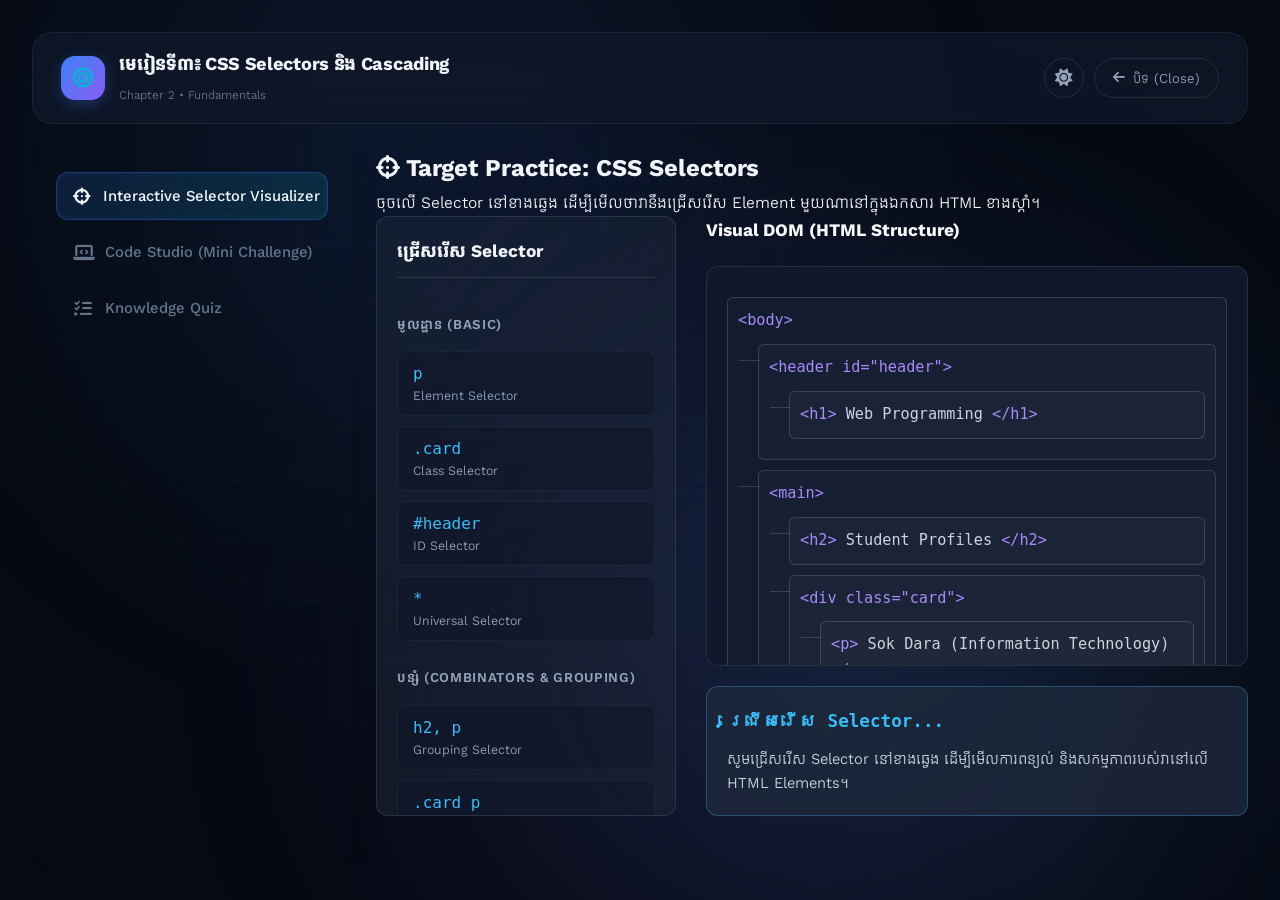
<file: lesson3.html>
<!DOCTYPE html>
<html lang="km" data-theme="dark">
<head>
  <meta charset="UTF-8">
  <meta name="viewport" content="width=device-width, initial-scale=1.0">
  <title>មេរៀនទី៣៖ CSS Selectors និង Cascading — Interactive Visual Learning</title>
  
  <!-- Google Fonts -->
  <link rel="preconnect" href="https://fonts.googleapis.com">
  <link rel="preconnect" href="https://fonts.gstatic.com" crossorigin>
  <link href="https://fonts.googleapis.com/css2?family=Fira+Code:wght@400;500;600&family=Inter:wght@400;500;600;700;800&family=Kantumruy+Pro:ital,wght@0,400;0,500;0,600;0,700;1,400&display=swap" rel="stylesheet">
  
  <!-- Font Awesome -->
  <link rel="stylesheet" href="https://cdnjs.cloudflare.com/ajax/libs/font-awesome/6.5.1/css/all.min.css">
  
  <link rel="stylesheet" href="css/styles.css">
  <link rel="stylesheet" href="css/lesson1.css"> <!-- Reuse some generic components -->
  <link rel="stylesheet" href="css/lesson3.css">
</head>
<body>
  
  <div class="bg-aurora">
    <div class="aurora-blob aurora-1"></div>
    <div class="aurora-blob aurora-2"></div>
    <div class="aurora-blob aurora-3"></div>
    <div class="grid-overlay"></div>
  </div>

  <div class="app-shell">
    
    <!-- Header -->
    <header class="navbar" id="navbar">
      <div class="brand">
        <div class="brand-icon" style="background-color: rgba(6, 182, 212, 0.2); color: #06b6d4;">
          <i class="fa-solid fa-bullseye"></i>
        </div>
        <div class="brand-text">
          <h1>មេរៀនទី៣៖ CSS Selectors និង Cascading</h1>
          <span>Chapter 2 • Fundamentals</span>
        </div>
      </div>
      <div class="nav-actions">
        <button class="nav-btn theme-btn" id="themeToggleBtn" aria-label="Toggle Theme">
          <i class="fa-solid fa-sun"></i>
        </button>
        <button class="nav-btn back-btn" onclick="window.location.href='index.html'">
          <i class="fa-solid fa-arrow-left"></i> <span>បិទ (Close)</span>
        </button>
      </div>
    </header>

    <div class="studio-layout">
      
      <!-- Sidebar Navigation -->
      <aside class="studio-sidebar">
        <div class="studio-nav">
          <button class="studio-nav-btn tab-btn active" data-tab="tab-target-practice">
            <i class="fa-solid fa-crosshairs"></i> Interactive Selector Visualizer
          </button>
          <button class="studio-nav-btn tab-btn" data-tab="tab-code-studio">
            <i class="fa-solid fa-laptop-code"></i> Code Studio (Mini Challenge)
          </button>
          <button class="studio-nav-btn tab-btn" data-tab="tab-quiz">
            <i class="fa-solid fa-list-check"></i> Knowledge Quiz
          </button>
        </div>
      </aside>

      <!-- Main Content Area -->
      <main class="studio-content">
        
        <!-- TAB 1: Target Practice (Selector Visualizer) -->
        <section id="tab-target-practice" class="tab-pane active">
          <div class="section-header">
            <h2><i class="fa-solid fa-crosshairs"></i> Target Practice: CSS Selectors</h2>
            <p>ចុចលើ Selector នៅខាងឆ្វេង ដើម្បីមើលថាវានឹងជ្រើសរើស Element មួយណានៅក្នុងឯកសារ HTML ខាងស្តាំ។</p>
          </div>
          
          <div class="target-practice-container">
            <!-- Left: Selectors List -->
            <div class="selectors-list">
              <h3>ជ្រើសរើស Selector</h3>
              
              <div class="selector-category">មូលដ្ឋាន (Basic)</div>
              <button class="selector-btn" data-target-type="element"><code>p</code> <span class="desc">Element Selector</span></button>
              <button class="selector-btn" data-target-type="class"><code>.card</code> <span class="desc">Class Selector</span></button>
              <button class="selector-btn" data-target-type="id"><code>#header</code> <span class="desc">ID Selector</span></button>
              <button class="selector-btn" data-target-type="universal"><code>*</code> <span class="desc">Universal Selector</span></button>
              
              <div class="selector-category">បន្សំ (Combinators & Grouping)</div>
              <button class="selector-btn" data-target-type="grouping"><code>h2, p</code> <span class="desc">Grouping Selector</span></button>
              <button class="selector-btn" data-target-type="descendant"><code>.card p</code> <span class="desc">Descendant Selector</span></button>
              <button class="selector-btn" data-target-type="child"><code>.card > p</code> <span class="desc">Child Selector</span></button>
              
              <div class="selector-category">លក្ខណៈ (Attribute)</div>
              <button class="selector-btn" data-target-type="attribute"><code>input[type="text"]</code> <span class="desc">Attribute Selector</span></button>
              <button class="selector-btn" data-target-type="combined"><code>.card .btn</code> <span class="desc">Combined Selector</span></button>
            </div>

            <!-- Right: DOM Visualizer -->
            <div class="dom-visualizer">
              <h3>Visual DOM (HTML Structure)</h3>
              <div class="dom-wrapper" id="domWrapper">
                
                <div class="dom-node tag-body" data-node="body">
                  <div class="node-label"><code>&lt;body&gt;</code></div>
                  
                  <div class="dom-node tag-header" data-node="header" id="dom-header">
                    <div class="node-label"><code>&lt;header id="header"&gt;</code></div>
                    <div class="dom-node tag-h1" data-node="h1">
                      <div class="node-label"><code>&lt;h1&gt;</code> Web Programming <code>&lt;/h1&gt;</code></div>
                    </div>
                  </div>

                  <div class="dom-node tag-main" data-node="main">
                    <div class="node-label"><code>&lt;main&gt;</code></div>
                    
                    <div class="dom-node tag-h2" data-node="h2">
                      <div class="node-label"><code>&lt;h2&gt;</code> Student Profiles <code>&lt;/h2&gt;</code></div>
                    </div>

                    <div class="dom-node tag-div class-card" data-node="card">
                      <div class="node-label"><code>&lt;div class="card"&gt;</code></div>
                      
                      <div class="dom-node tag-p" data-node="p">
                        <div class="node-label"><code>&lt;p&gt;</code> Sok Dara (Information Technology) <code>&lt;/p&gt;</code></div>
                      </div>

                      <div class="dom-node tag-section" data-node="section">
                        <div class="node-label"><code>&lt;section&gt;</code></div>
                        <div class="dom-node tag-p" data-node="p-descendant">
                          <div class="node-label"><code>&lt;p&gt;</code> Nested Paragraph <code>&lt;/p&gt;</code></div>
                        </div>
                      </div>

                      <div class="dom-node tag-input" data-node="input-text">
                        <div class="node-label"><code>&lt;input type="text"&gt;</code></div>
                      </div>
                      
                      <div class="dom-node tag-input" data-node="input-email">
                        <div class="node-label"><code>&lt;input type="email"&gt;</code></div>
                      </div>

                      <div class="dom-node tag-button class-btn" data-node="btn">
                        <div class="node-label"><code>&lt;button class="btn"&gt;</code> View Profile <code>&lt;/button&gt;</code></div>
                      </div>
                    </div>

                  </div>

                </div>
              </div>

              <div class="explanation-panel" id="explanationPanel">
                <div class="explanation-title" id="expTitle">ជ្រើសរើស Selector...</div>
                <div class="explanation-desc" id="expDesc">សូមជ្រើសរើស Selector នៅខាងឆ្វេង ដើម្បីមើលការពន្យល់ និងសកម្មភាពរបស់វានៅលើ HTML Elements។</div>
              </div>
            </div>
          </div>
        </section>

        <!-- TAB 2: Code Studio -->
        <section id="tab-code-studio" class="tab-pane">
          <div class="section-header">
            <h2><i class="fa-solid fa-laptop-code"></i> Code Studio: Course Cards Challenge</h2>
            <p>ប្រើប្រាស់ Selectors ដែលបានរៀន ដើម្បីរចនា Course Card ខាងក្រោមឱ្យបានស្អាត។</p>
          </div>
          
          <div class="code-studio-layout">
            <!-- Editor Column -->
            <div class="editor-col">
              <div class="editor-tabs">
                <button class="editor-tab active" data-file="html">HTML</button>
                <button class="editor-tab" data-file="css">CSS</button>
              </div>
              
              <div class="editor-content-wrapper">
                <!-- HTML Editor (Read Only for this challenge) -->
                <textarea id="htmlEditor" class="code-editor active" readonly>
<section id="courses">
  <div class="course-card">
    <h2 class="course-title">CSS Selectors</h2>
    <p>Learn how to target elements.</p>
    <input type="text" placeholder="Note...">
    <button class="btn">Learn More</button>
  </div>
</section>
                </textarea>
                
                <!-- CSS Editor -->
                <textarea id="cssEditor" class="code-editor" placeholder="សរសេរ CSS នៅទីនេះ...
ឧទាហរណ៍៖
#courses { padding: 20px; }
.course-card { background: white; border-radius: 8px; }
.course-title { color: navy; }
input[type='text'] { border: 1px solid #ccc; }
">
/* សរសេរ CSS Selectors របស់អ្នកនៅទីនេះ */

#courses {
  padding: 20px;
  background-color: #f1f5f9;
}

.course-card {
  /* សាកល្បងដាក់ background, border, padding */
  
}

.course-title {
  /* សាកល្បងដូរពណ៌ និង font */
  
}

/* ជ្រើសរើស button នៅក្នុង .course-card */
.course-card .btn {
  /* ពណ៌ប៊ូតុង */
  
}
</textarea>
              </div>
              
              <div class="editor-actions">
                <button id="runCodeBtn" class="btn btn-primary">
                  <i class="fa-solid fa-play"></i> Run Code
                </button>
              </div>
            </div>
            
            <!-- Output Column -->
            <div class="output-col">
              <div class="output-header">Live Output</div>
              <iframe id="liveOutput" class="live-iframe"></iframe>
            </div>
          </div>
        </section>

        <!-- TAB 3: Quiz -->
        <section id="tab-quiz" class="tab-pane">
          <div class="section-header">
            <h2><i class="fa-solid fa-list-check"></i> Knowledge Quiz</h2>
            <p>សាកល្បងចំណេះដឹងរបស់អ្នកអំពី CSS Selectors។</p>
          </div>
          
          <div class="quiz-container" id="quizContainer">
            <!-- Quiz will be generated by JS -->
          </div>
        </section>

      </main>
    </div>
  </div>

  <script src="js/css-curriculum-data.js"></script>
  <script src="js/lesson3.js"></script>
</body>
</html>
</file>
<file: css/styles.css>
/* ==========================================================================
   CSS Chapter — Visual Learning Studio Design System
   ========================================================================== */

@import url('https://fonts.googleapis.com/css2?family=Fira+Code:wght@400;500;600&family=Kantumruy+Pro:wght@300;400;500;600;700&family=Inter:wght@400;500;600;700;800&display=swap');

/* ═══ Design Tokens ═══ */
:root {
  --bg-deep: #060a13;
  --bg-primary: #0b0f19;
  --bg-secondary: #111827;
  --bg-card: rgba(17, 24, 39, 0.65);
  --bg-card-hover: rgba(30, 41, 59, 0.75);
  --bg-glass: rgba(15, 23, 42, 0.8);
  --bg-input: rgba(15, 23, 42, 0.9);

  --border-subtle: rgba(255, 255, 255, 0.06);
  --border-light: rgba(255, 255, 255, 0.1);
  --border-glow: rgba(59, 130, 246, 0.35);

  --text-primary: #f1f5f9;
  --text-secondary: #94a3b8;
  --text-muted: #64748b;

  --accent: #3b82f6;
  --accent-2: #8b5cf6;
  --accent-3: #06b6d4;
  --accent-4: #10b981;
  --accent-5: #f59e0b;
  --accent-rose: #f43f5e;
  --gradient-primary: linear-gradient(135deg, #3b82f6, #8b5cf6);
  --gradient-vivid: linear-gradient(135deg, #3b82f6, #06b6d4, #8b5cf6);

  --shadow-sm: 0 2px 8px rgba(0,0,0,0.25);
  --shadow-md: 0 8px 24px rgba(0,0,0,0.35);
  --shadow-lg: 0 20px 60px rgba(0,0,0,0.5);
  --shadow-glow: 0 0 30px rgba(59,130,246,0.2);

  --radius-sm: 8px;
  --radius-md: 14px;
  --radius-lg: 20px;
  --radius-xl: 28px;
  --radius-full: 9999px;

  --font-km: 'Kantumruy Pro', sans-serif;
  --font-en: 'Inter', sans-serif;
  --font-code: 'Fira Code', monospace;

  --transition: 0.3s cubic-bezier(0.4, 0, 0.2, 1);
  --spring: 0.5s cubic-bezier(0.34, 1.56, 0.64, 1);
}

[data-theme="light"] {
  --bg-deep: #f0f4f8;
  --bg-primary: #f8fafc;
  --bg-secondary: #ffffff;
  --bg-card: rgba(255, 255, 255, 0.85);
  --bg-card-hover: rgba(241, 245, 249, 0.95);
  --bg-glass: rgba(255, 255, 255, 0.85);
  --bg-input: rgba(241, 245, 249, 0.9);

  --border-subtle: rgba(0, 0, 0, 0.05);
  --border-light: rgba(0, 0, 0, 0.08);
  --border-glow: rgba(59, 130, 246, 0.3);

  --text-primary: #0f172a;
  --text-secondary: #475569;
  --text-muted: #94a3b8;

  --shadow-sm: 0 1px 4px rgba(0,0,0,0.06);
  --shadow-md: 0 4px 16px rgba(0,0,0,0.08);
  --shadow-lg: 0 12px 40px rgba(0,0,0,0.12);
  --shadow-glow: 0 0 20px rgba(59,130,246,0.1);
}

/* ═══ Reset ═══ */
*, *::before, *::after { box-sizing: border-box; margin: 0; padding: 0; }
html { scroll-behavior: smooth; }

body {
  font-family: var(--font-km), var(--font-en);
  background: var(--bg-deep);
  color: var(--text-primary);
  line-height: 1.7;
  min-height: 100vh;
  overflow-x: hidden;
  transition: background var(--transition), color var(--transition);
}

a { color: inherit; text-decoration: none; }
button { font-family: inherit; cursor: pointer; }
img { max-width: 100%; display: block; }

/* ═══ Animated Background ═══ */
.bg-aurora {
  position: fixed;
  inset: 0;
  pointer-events: none;
  z-index: 0;
  overflow: hidden;
}

.aurora-blob {
  position: absolute;
  border-radius: 50%;
  filter: blur(140px);
  opacity: 0.12;
  animation: auroraFloat 20s ease-in-out infinite alternate;
}

.aurora-1 {
  top: -15%;
  left: 10%;
  width: 600px;
  height: 600px;
  background: #3b82f6;
}

.aurora-2 {
  bottom: -10%;
  right: 10%;
  width: 700px;
  height: 700px;
  background: #8b5cf6;
  animation-delay: -7s;
}

.aurora-3 {
  top: 40%;
  left: 50%;
  width: 500px;
  height: 500px;
  background: #06b6d4;
  animation-delay: -14s;
}

.grid-overlay {
  position: absolute;
  inset: 0;
  background-image: 
    linear-gradient(rgba(59,130,246,0.03) 1px, transparent 1px),
    linear-gradient(90deg, rgba(59,130,246,0.03) 1px, transparent 1px);
  background-size: 60px 60px;
  mask-image: radial-gradient(ellipse at center, black 30%, transparent 80%);
}

@keyframes auroraFloat {
  0% { transform: translate(0, 0) scale(1); }
  33% { transform: translate(30px, -40px) scale(1.1); }
  66% { transform: translate(-20px, 20px) scale(0.95); }
  100% { transform: translate(10px, -10px) scale(1.05); }
}

/* ═══ App Shell ═══ */
.app-shell {
  position: relative;
  z-index: 1;
  max-width: 1400px;
  margin: 0 auto;
  padding: 0 20px;
}

/* ═══ Navbar ═══ */
.navbar {
  display: flex;
  justify-content: space-between;
  align-items: center;
  padding: 16px 28px;
  background: var(--bg-glass);
  backdrop-filter: blur(20px);
  -webkit-backdrop-filter: blur(20px);
  border: 1px solid var(--border-subtle);
  border-radius: var(--radius-lg);
  margin-top: 16px;
  position: sticky;
  top: 12px;
  z-index: 100;
  transition: all var(--transition);
}

.navbar.scrolled {
  border-radius: var(--radius-full);
  padding: 10px 24px;
  box-shadow: var(--shadow-md);
}

.brand {
  display: flex;
  align-items: center;
  gap: 14px;
}

.brand-icon {
  width: 44px;
  height: 44px;
  display: grid;
  place-items: center;
  background: var(--gradient-primary);
  border-radius: var(--radius-md);
  font-size: 20px;
  color: white;
  box-shadow: 0 4px 15px rgba(59,130,246,0.3);
}

.brand-text h1 {
  font-size: 1.15rem;
  font-weight: 700;
  letter-spacing: -0.3px;
}

.brand-text span {
  font-size: 0.75rem;
  color: var(--text-muted);
}

.nav-actions {
  display: flex;
  gap: 10px;
}

.nav-btn {
  padding: 8px 18px;
  border: 1px solid var(--border-light);
  border-radius: var(--radius-full);
  background: transparent;
  color: var(--text-secondary);
  font-size: 0.85rem;
  display: flex;
  align-items: center;
  gap: 8px;
  transition: all var(--transition);
}

.nav-btn:hover {
  background: var(--bg-card-hover);
  color: var(--text-primary);
  border-color: var(--border-glow);
}

.theme-btn {
  width: 40px;
  height: 40px;
  padding: 0;
  display: grid;
  place-items: center;
  font-size: 1.1rem;
}

/* ═══ Hero Section ═══ */
.hero {
  margin-top: 40px;
  display: grid;
  grid-template-columns: 1fr 380px;
  gap: 32px;
  align-items: start;
}

.hero-content h2 {
  font-size: clamp(2rem, 4vw, 3rem);
  font-weight: 800;
  line-height: 1.2;
  margin-bottom: 16px;
}

.gradient-text {
  background: var(--gradient-vivid);
  -webkit-background-clip: text;
  -webkit-text-fill-color: transparent;
  background-clip: text;
}

.hero-content > p {
  color: var(--text-secondary);
  font-size: 1.05rem;
  max-width: 600px;
  margin-bottom: 28px;
}

.hero-badge-row {
  display: flex;
  flex-wrap: wrap;
  gap: 10px;
  margin-bottom: 20px;
}

.badge {
  display: inline-flex;
  align-items: center;
  gap: 6px;
  padding: 6px 14px;
  border-radius: var(--radius-full);
  font-size: 0.8rem;
  font-weight: 600;
  border: 1px solid var(--border-light);
  background: var(--bg-card);
  backdrop-filter: blur(10px);
}

.badge-chapter { color: #3b82f6; border-color: rgba(59,130,246,0.3); }
.badge-level { color: #8b5cf6; border-color: rgba(139,92,246,0.3); }
.badge-hours { color: #06b6d4; border-color: rgba(6,182,212,0.3); }

.hero-stats {
  display: flex;
  gap: 32px;
}

.stat {
  text-align: center;
}

.stat-number {
  font-size: 2rem;
  font-weight: 800;
  background: var(--gradient-primary);
  -webkit-background-clip: text;
  -webkit-text-fill-color: transparent;
  background-clip: text;
}

.stat-label {
  font-size: 0.8rem;
  color: var(--text-muted);
  margin-top: 2px;
}

/* Progress Card */
.progress-card {
  background: var(--bg-card);
  border: 1px solid var(--border-light);
  border-radius: var(--radius-lg);
  padding: 28px;
  backdrop-filter: blur(10px);
}

.progress-header {
  display: flex;
  justify-content: space-between;
  align-items: center;
  margin-bottom: 16px;
}

.progress-header h3 {
  font-size: 1rem;
  font-weight: 600;
  display: flex;
  align-items: center;
  gap: 8px;
}

.progress-header h3 i { color: var(--accent); }

.progress-pct {
  font-size: 1.5rem;
  font-weight: 800;
  background: var(--gradient-primary);
  -webkit-background-clip: text;
  -webkit-text-fill-color: transparent;
  background-clip: text;
}

.progress-track {
  height: 10px;
  background: rgba(59,130,246,0.1);
  border-radius: var(--radius-full);
  overflow: hidden;
  margin-bottom: 12px;
}

.progress-fill {
  height: 100%;
  width: 0%;
  background: var(--gradient-primary);
  border-radius: var(--radius-full);
  transition: width 0.8s cubic-bezier(0.34, 1.56, 0.64, 1);
}

.progress-detail {
  display: flex;
  justify-content: space-between;
  font-size: 0.82rem;
  color: var(--text-muted);
}

/* ═══ Toolbar ═══ */
.toolbar {
  margin-top: 40px;
  display: flex;
  flex-direction: column;
  gap: 16px;
}

.search-box {
  display: flex;
  align-items: center;
  gap: 12px;
  background: var(--bg-card);
  border: 1px solid var(--border-light);
  border-radius: var(--radius-full);
  padding: 14px 24px;
  transition: border-color var(--transition), box-shadow var(--transition);
}

.search-box:focus-within {
  border-color: var(--accent);
  box-shadow: 0 0 0 4px rgba(59,130,246,0.1);
}

.search-box i { color: var(--text-muted); }

.search-box input {
  flex: 1;
  background: none;
  border: none;
  outline: none;
  color: var(--text-primary);
  font-size: 0.95rem;
  font-family: inherit;
}

.search-box input::placeholder { color: var(--text-muted); }

.filter-group {
  display: flex;
  flex-wrap: wrap;
  gap: 8px;
}

.filter-pill {
  padding: 8px 18px;
  border-radius: var(--radius-full);
  border: 1px solid var(--border-light);
  background: var(--bg-card);
  color: var(--text-secondary);
  font-size: 0.82rem;
  font-weight: 500;
  transition: all var(--transition);
  cursor: pointer;
}

.filter-pill:hover {
  border-color: var(--border-glow);
  color: var(--text-primary);
}

.filter-pill.active {
  background: var(--gradient-primary);
  color: white;
  border-color: transparent;
  box-shadow: 0 4px 15px rgba(59,130,246,0.3);
}

/* ═══ Lessons Grid ═══ */
.lessons-grid {
  margin-top: 40px;
  display: grid;
  grid-template-columns: repeat(auto-fill, minmax(320px, 1fr));
  gap: 20px;
}

.lesson-card {
  background: var(--bg-card);
  border: 1px solid var(--border-subtle);
  border-radius: var(--radius-lg);
  padding: 28px;
  cursor: pointer;
  transition: all var(--transition);
  position: relative;
  overflow: hidden;
}

.lesson-card::before {
  content: '';
  position: absolute;
  top: 0;
  left: 0;
  right: 0;
  height: 3px;
  background: var(--card-accent, var(--gradient-primary));
  opacity: 0;
  transition: opacity var(--transition);
}

.lesson-card:hover {
  border-color: var(--border-glow);
  transform: translateY(-4px);
  box-shadow: var(--shadow-md);
}

.lesson-card:hover::before { opacity: 1; }

.lesson-card-header {
  display: flex;
  align-items: flex-start;
  gap: 14px;
  margin-bottom: 14px;
}

.lesson-icon {
  width: 44px;
  height: 44px;
  display: grid;
  place-items: center;
  border-radius: var(--radius-md);
  font-size: 18px;
  color: white;
  flex-shrink: 0;
}

.lesson-number {
  font-size: 0.78rem;
  color: var(--text-muted);
  font-weight: 500;
}

.lesson-title {
  font-size: 1.05rem;
  font-weight: 700;
  line-height: 1.3;
  margin-top: 2px;
}

.lesson-card-body {
  color: var(--text-secondary);
  font-size: 0.88rem;
  margin-bottom: 16px;
  display: -webkit-box;
  -webkit-line-clamp: 2;
  -webkit-box-orient: vertical;
  overflow: hidden;
}

.lesson-card-footer {
  display: flex;
  justify-content: space-between;
  align-items: center;
}

.topic-count {
  font-size: 0.8rem;
  color: var(--text-muted);
  display: flex;
  align-items: center;
  gap: 6px;
}

.topic-count i { color: var(--accent); }

.lesson-progress-bar {
  flex: 1;
  max-width: 120px;
  height: 4px;
  background: rgba(59,130,246,0.1);
  border-radius: var(--radius-full);
  overflow: hidden;
  margin-left: 12px;
}

.lesson-progress-bar-fill {
  height: 100%;
  background: var(--gradient-primary);
  border-radius: var(--radius-full);
  transition: width 0.6s ease;
}

.open-btn {
  padding: 6px 14px;
  border-radius: var(--radius-full);
  background: rgba(59,130,246,0.1);
  color: var(--accent);
  border: 1px solid rgba(59,130,246,0.2);
  font-size: 0.78rem;
  font-weight: 600;
  transition: all var(--transition);
}

.lesson-card:hover .open-btn {
  background: var(--accent);
  color: white;
  border-color: transparent;
}

/* ═══ Outcomes Section ═══ */
.outcomes-section {
  margin-top: 60px;
  padding: 48px 32px;
  background: var(--bg-card);
  border: 1px solid var(--border-subtle);
  border-radius: var(--radius-xl);
}

.outcomes-header {
  text-align: center;
  margin-bottom: 36px;
}

.outcomes-header h3 {
  font-size: 1.6rem;
  font-weight: 700;
  margin-bottom: 8px;
}

.outcomes-header h3 i { color: var(--accent); margin-right: 8px; }

.outcomes-header p {
  color: var(--text-secondary);
  font-size: 0.95rem;
}

.outcomes-grid {
  display: grid;
  grid-template-columns: repeat(auto-fill, minmax(280px, 1fr));
  gap: 16px;
}

.outcome-item {
  display: flex;
  align-items: flex-start;
  gap: 12px;
  padding: 16px;
  background: var(--bg-secondary);
  border: 1px solid var(--border-subtle);
  border-radius: var(--radius-md);
  transition: all var(--transition);
}

.outcome-item:hover {
  border-color: var(--border-glow);
  transform: translateX(4px);
}

.outcome-check {
  width: 28px;
  height: 28px;
  display: grid;
  place-items: center;
  background: rgba(16,185,129,0.1);
  color: #10b981;
  border-radius: 50%;
  font-size: 0.8rem;
  flex-shrink: 0;
  margin-top: 2px;
}

.outcome-text {
  font-size: 0.9rem;
  color: var(--text-secondary);
  line-height: 1.5;
}

/* ═══ Footer ═══ */
.footer {
  text-align: center;
  padding: 40px 20px;
  margin-top: 60px;
  color: var(--text-muted);
  font-size: 0.85rem;
  border-top: 1px solid var(--border-subtle);
}

/* ═══════════════════════════════════════════
   MODAL / LESSON DETAIL
   ═══════════════════════════════════════════ */
.modal-overlay {
  position: fixed;
  inset: 0;
  background: rgba(0, 0, 0, 0.6);
  backdrop-filter: blur(8px);
  z-index: 1000;
  display: flex;
  align-items: center;
  justify-content: center;
  opacity: 0;
  visibility: hidden;
  transition: all 0.35s ease;
}

.modal-overlay.open {
  opacity: 1;
  visibility: visible;
}

.modal-panel {
  width: 95%;
  max-width: 960px;
  max-height: 92vh;
  background: var(--bg-secondary);
  border: 1px solid var(--border-light);
  border-radius: var(--radius-xl);
  display: flex;
  flex-direction: column;
  overflow: hidden;
  box-shadow: var(--shadow-lg);
  transform: translateY(30px) scale(0.96);
  transition: transform 0.4s cubic-bezier(0.34, 1.56, 0.64, 1);
}

.modal-overlay.open .modal-panel {
  transform: translateY(0) scale(1);
}

/* Modal Header */
.modal-header {
  display: flex;
  justify-content: space-between;
  align-items: flex-start;
  padding: 28px 32px 16px;
  border-bottom: 1px solid var(--border-subtle);
}

.modal-badges {
  display: flex;
  gap: 8px;
  margin-bottom: 10px;
}

.modal-badges .badge {
  font-size: 0.72rem;
  padding: 4px 12px;
}

.modal-header h2 {
  font-size: 1.4rem;
  font-weight: 700;
  line-height: 1.3;
}

.modal-header .text-muted {
  font-size: 0.88rem;
  color: var(--text-secondary);
  margin-top: 6px;
}

.close-btn {
  width: 38px;
  height: 38px;
  display: grid;
  place-items: center;
  border-radius: 50%;
  border: 1px solid var(--border-light);
  background: transparent;
  color: var(--text-secondary);
  font-size: 1.1rem;
  transition: all var(--transition);
  flex-shrink: 0;
}

.close-btn:hover {
  background: var(--accent-rose);
  color: white;
  border-color: transparent;
}

/* Modal Tabs */
.modal-tabs {
  display: flex;
  gap: 4px;
  padding: 12px 32px;
  border-bottom: 1px solid var(--border-subtle);
  overflow-x: auto;
  scrollbar-width: none;
}

.modal-tabs::-webkit-scrollbar { display: none; }

.tab-btn {
  padding: 10px 18px;
  border-radius: var(--radius-full);
  border: none;
  background: transparent;
  color: var(--text-muted);
  font-size: 0.85rem;
  font-weight: 500;
  white-space: nowrap;
  display: flex;
  align-items: center;
  gap: 6px;
  transition: all var(--transition);
}

.tab-btn:hover { color: var(--text-primary); background: var(--bg-card); }

.tab-btn.active {
  background: var(--gradient-primary);
  color: white;
  box-shadow: 0 4px 12px rgba(59,130,246,0.3);
}

/* Modal Body */
.modal-body {
  flex: 1;
  overflow-y: auto;
  padding: 24px 32px;
  scrollbar-width: thin;
  scrollbar-color: var(--border-light) transparent;
}

.tab-pane { display: none; }
.tab-pane.active { display: block; animation: fadeSlideIn 0.4s ease; }

@keyframes fadeSlideIn {
  from { opacity: 0; transform: translateY(12px); }
  to { opacity: 1; transform: translateY(0); }
}

/* Topics Checklist */
.topics-checklist {
  display: flex;
  flex-direction: column;
  gap: 6px;
}

.topic-item {
  display: flex;
  align-items: center;
  gap: 12px;
  padding: 12px 16px;
  border-radius: var(--radius-md);
  border: 1px solid var(--border-subtle);
  transition: all var(--transition);
  cursor: pointer;
}

.topic-item:hover {
  border-color: var(--border-glow);
  background: var(--bg-card);
}

.topic-item.completed {
  background: rgba(16,185,129,0.05);
  border-color: rgba(16,185,129,0.2);
}

.topic-checkbox {
  width: 22px;
  height: 22px;
  border-radius: 6px;
  border: 2px solid var(--border-light);
  display: grid;
  place-items: center;
  transition: all var(--transition);
  flex-shrink: 0;
  color: transparent;
  font-size: 12px;
}

.topic-item.completed .topic-checkbox {
  background: #10b981;
  border-color: #10b981;
  color: white;
}

.topic-label {
  font-size: 0.92rem;
  color: var(--text-secondary);
  transition: color var(--transition);
}

.topic-item.completed .topic-label {
  color: var(--text-primary);
}

/* Objectives List */
.objectives-list {
  display: flex;
  flex-direction: column;
  gap: 12px;
}

.objective-item {
  display: flex;
  gap: 14px;
  padding: 16px 20px;
  background: var(--bg-card);
  border: 1px solid var(--border-subtle);
  border-radius: var(--radius-md);
}

.objective-num {
  width: 32px;
  height: 32px;
  display: grid;
  place-items: center;
  background: var(--gradient-primary);
  color: white;
  border-radius: 8px;
  font-size: 0.8rem;
  font-weight: 700;
  flex-shrink: 0;
}

.objective-text {
  font-size: 0.92rem;
  color: var(--text-secondary);
  line-height: 1.5;
  padding-top: 4px;
}

/* Key Terms */
.terms-grid {
  display: grid;
  grid-template-columns: repeat(auto-fill, minmax(240px, 1fr));
  gap: 12px;
}

.term-card {
  padding: 20px;
  background: var(--bg-card);
  border: 1px solid var(--border-subtle);
  border-radius: var(--radius-md);
  cursor: pointer;
  transition: all var(--transition);
}

.term-card:hover {
  border-color: var(--border-glow);
  transform: translateY(-2px);
}

.term-name {
  font-weight: 700;
  font-size: 1rem;
  color: var(--accent);
  margin-bottom: 6px;
  font-family: var(--font-code);
}

.term-definition {
  font-size: 0.85rem;
  color: var(--text-secondary);
  line-height: 1.5;
}

/* Code Studio */
.code-studio {
  display: flex;
  flex-direction: column;
  height: 500px;
  border: 1px solid var(--border-light);
  border-radius: var(--radius-md);
  overflow: hidden;
}

.code-tabs {
  display: flex;
  align-items: center;
  gap: 4px;
  padding: 8px 12px;
  background: var(--bg-deep);
  border-bottom: 1px solid var(--border-subtle);
}

.code-tab-btn {
  padding: 7px 16px;
  border-radius: var(--radius-sm);
  border: none;
  background: transparent;
  color: var(--text-muted);
  font-size: 0.82rem;
  font-weight: 500;
  display: flex;
  align-items: center;
  gap: 6px;
  transition: all var(--transition);
}

.code-tab-btn:hover { color: var(--text-primary); }

.code-tab-btn.active {
  background: var(--bg-card);
  color: var(--text-primary);
}

.run-btn {
  margin-left: auto;
  padding: 7px 18px;
  border-radius: var(--radius-sm);
  border: none;
  background: #10b981;
  color: white;
  font-size: 0.82rem;
  font-weight: 600;
  display: flex;
  align-items: center;
  gap: 6px;
  transition: all var(--transition);
}

.run-btn:hover { background: #059669; }

.code-editor-area {
  flex: 1;
  display: flex;
}

.code-input {
  flex: 1;
  background: var(--bg-primary);
  color: #a5f3fc;
  border: none;
  outline: none;
  padding: 16px;
  font-family: var(--font-code);
  font-size: 0.85rem;
  line-height: 1.7;
  resize: none;
  tab-size: 2;
}

.preview-area {
  border-top: 1px solid var(--border-subtle);
  height: 200px;
  display: flex;
  flex-direction: column;
}

.preview-bar {
  padding: 8px 16px;
  background: var(--bg-deep);
  font-size: 0.78rem;
  color: var(--text-muted);
  display: flex;
  align-items: center;
  gap: 8px;
}

.preview-iframe {
  flex: 1;
  width: 100%;
  border: none;
  background: white;
}

/* Quiz Area */
.quiz-area {
  display: flex;
  flex-direction: column;
  gap: 20px;
}

.quiz-question-card {
  padding: 24px;
  background: var(--bg-card);
  border: 1px solid var(--border-subtle);
  border-radius: var(--radius-md);
}

.quiz-q-text {
  font-size: 1.05rem;
  font-weight: 600;
  margin-bottom: 16px;
  line-height: 1.5;
}

.quiz-options {
  display: flex;
  flex-direction: column;
  gap: 8px;
}

.quiz-option {
  padding: 12px 18px;
  border: 1px solid var(--border-light);
  border-radius: var(--radius-md);
  background: var(--bg-secondary);
  color: var(--text-secondary);
  font-size: 0.9rem;
  text-align: left;
  transition: all var(--transition);
}

.quiz-option:hover:not(.selected):not(.correct):not(.wrong) {
  border-color: var(--accent);
  color: var(--text-primary);
  background: rgba(59,130,246,0.05);
}

.quiz-option.correct {
  background: rgba(16,185,129,0.1);
  border-color: #10b981;
  color: #10b981;
}

.quiz-option.wrong {
  background: rgba(239,68,68,0.1);
  border-color: #ef4444;
  color: #ef4444;
}

.quiz-option.selected {
  border-color: var(--accent);
}

.quiz-explanation {
  margin-top: 12px;
  padding: 14px 18px;
  background: rgba(59,130,246,0.05);
  border: 1px solid rgba(59,130,246,0.15);
  border-radius: var(--radius-sm);
  font-size: 0.85rem;
  color: var(--text-secondary);
  line-height: 1.6;
  display: none;
}

.quiz-explanation.show { display: block; animation: fadeSlideIn 0.3s ease; }

.quiz-score-card {
  padding: 28px;
  background: var(--gradient-primary);
  border-radius: var(--radius-lg);
  text-align: center;
  color: white;
}

.quiz-score-card h3 {
  font-size: 1.3rem;
  margin-bottom: 8px;
}

.quiz-score-card .score {
  font-size: 3rem;
  font-weight: 800;
}

/* Modal Footer */
.modal-footer {
  display: flex;
  justify-content: space-between;
  align-items: center;
  padding: 16px 32px;
  border-top: 1px solid var(--border-subtle);
  background: var(--bg-glass);
}

.modal-nav-btn {
  padding: 10px 20px;
  border-radius: var(--radius-full);
  border: 1px solid var(--border-light);
  background: transparent;
  color: var(--text-secondary);
  font-size: 0.85rem;
  display: flex;
  align-items: center;
  gap: 8px;
  transition: all var(--transition);
}

.modal-nav-btn:hover {
  border-color: var(--border-glow);
  color: var(--text-primary);
}

.modal-nav-btn.primary {
  background: var(--gradient-primary);
  color: white;
  border: none;
  box-shadow: 0 4px 12px rgba(59,130,246,0.3);
}

.modal-nav-btn.primary:hover {
  box-shadow: 0 6px 20px rgba(59,130,246,0.4);
}

.modal-nav-btn:disabled {
  opacity: 0.4;
  pointer-events: none;
}

.lesson-indicator {
  font-size: 0.85rem;
  color: var(--text-muted);
  font-weight: 500;
}

/* ═══ Empty State ═══ */
.empty-state {
  text-align: center;
  padding: 60px 20px;
  grid-column: 1 / -1;
}

.empty-state i {
  font-size: 3rem;
  color: var(--text-muted);
  margin-bottom: 16px;
}

.empty-state p {
  color: var(--text-muted);
  font-size: 1rem;
}

/* ═══ Utility ═══ */
.text-muted { color: var(--text-secondary); }
.mt-4 { margin-top: 1rem; }

/* ═══════════════════════════════════════════
   RESPONSIVE
   ═══════════════════════════════════════════ */
@media (max-width: 1024px) {
  .hero {
    grid-template-columns: 1fr;
  }

  .progress-card {
    max-width: 100%;
  }
}

@media (max-width: 768px) {
  .app-shell { padding: 0 12px; }

  .navbar {
    flex-direction: column;
    gap: 12px;
    padding: 14px 18px;
    border-radius: var(--radius-md);
    top: 8px;
  }

  .brand-text h1 { font-size: 1rem; }

  .hero-content h2 { font-size: 1.8rem; }

  .hero-stats { gap: 20px; flex-wrap: wrap; justify-content: center; }

  .lessons-grid {
    grid-template-columns: 1fr;
  }

  .modal-panel {
    width: 100%;
    max-height: 100vh;
    border-radius: var(--radius-lg);
  }

  .modal-header { padding: 20px 16px 12px; }
  .modal-tabs { padding: 8px 16px; }
  .modal-body { padding: 16px; }
  .modal-footer { padding: 12px 16px; }

  .code-studio { height: 400px; }

  .terms-grid { grid-template-columns: 1fr; }

  .outcomes-grid { grid-template-columns: 1fr; }

  .outcomes-section { padding: 32px 16px; }

  .back-btn span { display: none; }
}

@media (max-width: 480px) {
  .hero-badge-row { gap: 6px; }
  .badge { font-size: 0.72rem; padding: 4px 10px; }
  .stat-number { font-size: 1.6rem; }
  .filter-pill { font-size: 0.75rem; padding: 6px 12px; }
}

/* ═══ Scrollbar Styling ═══ */
::-webkit-scrollbar { width: 6px; }
::-webkit-scrollbar-track { background: transparent; }
::-webkit-scrollbar-thumb {
  background: var(--border-light);
  border-radius: 3px;
}
::-webkit-scrollbar-thumb:hover { background: var(--text-muted); }

/* ═══ Selection ═══ */
::selection {
  background: rgba(59, 130, 246, 0.3);
  color: var(--text-primary);
}
</file>
<file: css/lesson1.css>
/* lesson1.css - Specific styles for the interactive CSS Lesson 1 module */

/* ---------------------------------
   Layout OVERRIDES & Additions
--------------------------------- */
.app-shell {
  display: flex;
  flex-direction: column;
  height: 100vh;
  padding: 1rem 2rem;
  margin: 0 auto;
  gap: 1.5rem;
}

#navbar {
  margin-bottom: 0;
  border-radius: 20px;
  backdrop-filter: blur(20px);
}

.studio-layout {
  display: flex;
  flex: 1;
  gap: 1.5rem;
  overflow: hidden;
  margin-bottom: 1rem;
}

.studio-sidebar {
  width: 320px;
  background: var(--bg-surface);
  border: 1px solid var(--border-color);
  border-radius: 24px;
  padding: 1.5rem;
  display: flex;
  flex-direction: column;
  box-shadow: 0 10px 30px rgba(0,0,0,0.2);
  flex-shrink: 0;
}

.studio-nav {
  display: flex;
  flex-direction: column;
  gap: 0.5rem;
}

.studio-nav-btn {
  display: flex;
  align-items: center;
  gap: 12px;
  padding: 14px 16px;
  border-radius: 12px;
  background: transparent;
  border: 1px solid transparent;
  color: var(--text-muted);
  font-family: 'Kantumruy Pro', sans-serif;
  font-size: 0.95rem;
  font-weight: 500;
  text-align: left;
  cursor: pointer;
  transition: all 0.3s ease;
}

.studio-nav-btn i {
  font-size: 1.1rem;
  width: 20px;
  text-align: center;
}

.studio-nav-btn:hover {
  background: rgba(255, 255, 255, 0.05);
  color: var(--text-main);
}

.studio-nav-btn.active {
  background: linear-gradient(135deg, rgba(59, 130, 246, 0.15), rgba(6, 182, 212, 0.15));
  border: 1px solid rgba(59, 130, 246, 0.3);
  color: var(--text-main);
  box-shadow: inset 0 0 10px rgba(59, 130, 246, 0.1);
}

.studio-nav-btn.active i {
  color: var(--accent-blue);
}

.studio-main {
  flex: 1;
  background: var(--bg-surface);
  border: 1px solid var(--border-color);
  border-radius: 24px;
  padding: 2.5rem;
  overflow-y: auto;
  box-shadow: 0 10px 30px rgba(0,0,0,0.2);
  position: relative;
}

.studio-pane {
  display: none;
  animation: fadeIn 0.4s ease forwards;
}

.studio-pane.active {
  display: block;
}

@keyframes fadeIn {
  from { opacity: 0; transform: translateY(10px); }
  to { opacity: 1; transform: translateY(0); }
}

.pane-header {
  margin-bottom: 2rem;
}
.pane-header h2 {
  font-size: 1.8rem;
  margin-bottom: 0.5rem;
  display: flex;
  align-items: center;
  gap: 12px;
}
.pane-header p {
  color: var(--text-muted);
  font-size: 1.05rem;
}

/* ---------------------------------
   TAB 1: OBJECTIVES & TERMS
--------------------------------- */
.objectives-grid {
  display: grid;
  grid-template-columns: repeat(auto-fill, minmax(300px, 1fr));
  gap: 1rem;
}
.objective-card {
  background: rgba(255,255,255,0.03);
  border: 1px solid var(--border-color);
  padding: 1rem 1.2rem;
  border-radius: 12px;
  display: flex;
  align-items: flex-start;
  gap: 12px;
  font-size: 0.95rem;
  line-height: 1.5;
}
.objective-card i {
  margin-top: 4px;
}
.terms-grid {
  display: grid;
  grid-template-columns: repeat(auto-fill, minmax(200px, 1fr));
  gap: 1rem;
}
.term-box {
  background: rgba(59, 130, 246, 0.05);
  border: 1px solid rgba(59, 130, 246, 0.2);
  padding: 1.2rem;
  border-radius: 12px;
  text-align: center;
}
.term-box strong {
  display: block;
  font-family: 'Fira Code', monospace;
  font-size: 1.1rem;
  color: var(--accent-blue);
  margin-bottom: 0.5rem;
}
.term-box p {
  font-size: 0.9rem;
  color: var(--text-muted);
  margin: 0;
}

/* ---------------------------------
   TAB 2: HOUSE ANALOGY
--------------------------------- */
.analogy-container {
  display: flex;
  flex-direction: column;
  align-items: center;
  gap: 2rem;
}

.toggle-switch {
  display: flex;
  align-items: center;
  gap: 15px;
  cursor: pointer;
}
.toggle-switch input { display: none; }
.slider {
  position: relative;
  width: 60px;
  height: 30px;
  background-color: var(--border-color);
  border-radius: 30px;
  transition: .4s;
}
.slider:before {
  position: absolute;
  content: "";
  height: 22px;
  width: 22px;
  left: 4px;
  bottom: 4px;
  background-color: white;
  border-radius: 50%;
  transition: .4s;
}
input:checked + .slider { background-color: var(--accent-purple); }
input:checked + .slider:before { transform: translateX(30px); }
.toggle-label { font-weight: 600; font-size: 1.1rem; }

/* The House */
.house-visualizer {
  width: 400px;
  height: 400px;
  background: rgba(255,255,255,0.02);
  border: 1px dashed var(--border-color);
  border-radius: 20px;
  display: flex;
  align-items: center;
  justify-content: center;
  position: relative;
}

.house-wrapper {
  position: relative;
  width: 200px;
  height: 250px;
  display: flex;
  flex-direction: column;
  align-items: center;
  transition: all 0.8s cubic-bezier(0.4, 0, 0.2, 1);
}

.tag {
  position: absolute;
  font-family: 'Fira Code', monospace;
  font-size: 0.75rem;
  background: var(--bg-body);
  color: var(--text-muted);
  padding: 2px 6px;
  border: 1px solid var(--border-color);
  border-radius: 4px;
  opacity: 1;
  transition: opacity 0.5s;
  white-space: nowrap;
}

/* HTML State (Default) */
.house-roof {
  width: 0;
  height: 0;
  border-left: 100px solid transparent;
  border-right: 100px solid transparent;
  border-bottom: 80px solid transparent;
  border-bottom-color: rgba(255,255,255,0.1); /* outline */
  position: relative;
  transition: all 0.8s ease;
}
.house-roof .tag { top: 40px; left: -25px; }

.house-body {
  width: 180px;
  height: 150px;
  border: 2px solid rgba(255,255,255,0.2);
  position: relative;
  transition: all 0.8s ease;
  display: flex;
  justify-content: center;
  align-items: flex-end;
}
.house-body .tag { top: -25px; left: -20px; }

.house-window {
  width: 40px;
  height: 40px;
  border: 2px solid rgba(255,255,255,0.2);
  position: absolute;
  top: 20px;
  transition: all 0.8s ease;
}
.house-window.left-window { left: 20px; }
.house-window.right-window { right: 20px; }
.house-window .tag { top: -25px; left: -10px; font-size: 0.6rem; }

.house-door {
  width: 50px;
  height: 80px;
  border: 2px solid rgba(255,255,255,0.2);
  border-bottom: none;
  position: relative;
  transition: all 0.8s ease;
}
.house-door .tag { top: -25px; left: -15px; font-size: 0.6rem; }
.door-knob {
  width: 6px;
  height: 6px;
  border-radius: 50%;
  border: 1px solid rgba(255,255,255,0.2);
  position: absolute;
  right: 5px;
  top: 50%;
  transition: all 0.8s ease;
}

.house-foundation {
  width: 220px;
  height: 20px;
  border: 2px solid rgba(255,255,255,0.2);
  position: relative;
  transition: all 0.8s ease;
}
.house-foundation .tag { bottom: -25px; left: 70px; }


/* CSS State (When toggle is checked) */
.css-active .tag { opacity: 0; } /* Hide tags */

.css-active .house-roof {
  border-bottom-color: #ef4444; /* Red roof */
  filter: drop-shadow(0 10px 10px rgba(239, 68, 68, 0.3));
}

.css-active .house-body {
  background-color: #fef08a; /* Yellow wall */
  border-color: #eab308;
  box-shadow: 0 10px 25px rgba(0,0,0,0.5);
}

.css-active .house-window {
  background-color: #93c5fd;
  border-color: #3b82f6;
  border-radius: 50%; /* Rounded windows! */
  border-width: 4px;
}

.css-active .house-door {
  background-color: #8b5cf6;
  border-color: #6d28d9;
  border-radius: 20px 20px 0 0; /* Arched door */
}

.css-active .door-knob {
  background-color: #fbbf24;
  border-color: #f59e0b;
}

.css-active .house-foundation {
  background-color: #22c55e;
  border-color: #16a34a;
  border-radius: 10px;
}

/* Analogy Text Switcher */
.analogy-explanation {
  background: var(--bg-body);
  border: 1px solid var(--border-color);
  padding: 1.5rem;
  border-radius: 16px;
  max-width: 600px;
  width: 100%;
}
.analogy-explanation > div { display: none; }
.analogy-explanation > div.active { display: block; animation: fadeIn 0.4s; }
.analogy-explanation h3 { margin-bottom: 0.5rem; color: var(--accent-blue); }
.analogy-explanation code { 
  display: block; 
  background: rgba(0,0,0,0.2); 
  padding: 10px; 
  border-radius: 8px; 
  font-family: 'Fira Code', monospace;
  margin-top: 1rem;
  color: #a78bfa;
}


/* ---------------------------------
   TAB 3: SYNTAX EXPLORER
--------------------------------- */
.syntax-explorer {
  display: flex;
  flex-direction: column;
  gap: 2rem;
  align-items: center;
}

.syntax-code {
  font-family: 'Fira Code', monospace;
  font-size: 2rem;
  background: #1e1e2e;
  padding: 2rem 3rem;
  border-radius: 16px;
  border: 1px solid #313244;
  box-shadow: 0 15px 35px rgba(0,0,0,0.3);
  letter-spacing: 1px;
}

.syn-part {
  cursor: pointer;
  padding: 2px 8px;
  border-radius: 6px;
  transition: all 0.2s;
  position: relative;
}

.syn-selector { color: #89b4fa; } /* blue */
.syn-property { color: #cba6f7; } /* purple */
.syn-value { color: #a6e3a1; }    /* green */
.syn-brace, .syn-colon, .syn-semi { color: #94e2d5; }

.syn-part:hover, .syn-part.active {
  background: rgba(255,255,255,0.1);
  transform: translateY(-2px);
  box-shadow: 0 4px 10px rgba(0,0,0,0.2);
}

.syntax-info-panels {
  background: var(--bg-body);
  border: 1px solid var(--border-color);
  border-radius: 16px;
  padding: 2rem;
  width: 100%;
  max-width: 600px;
  min-height: 150px;
  display: flex;
  align-items: center;
  justify-content: center;
  text-align: center;
}

.info-panel {
  display: none;
}
.info-panel.active {
  display: block;
  animation: fadeIn 0.3s;
}


/* ---------------------------------
   TAB 4: CSS IN UI (Playground)
--------------------------------- */
.ui-playground {
  display: flex;
  gap: 3rem;
  margin-top: 2rem;
}

.ui-controls {
  flex: 1;
  display: flex;
  flex-direction: column;
  gap: 1rem;
}

.prop-checkbox {
  display: flex;
  align-items: flex-start;
  gap: 12px;
  cursor: pointer;
  padding: 1rem;
  background: var(--bg-body);
  border: 1px solid var(--border-color);
  border-radius: 12px;
  transition: all 0.2s;
}
.prop-checkbox:hover { border-color: rgba(255,255,255,0.2); }

.prop-checkbox input { display: none; }
.chk-box {
  width: 24px;
  height: 24px;
  border: 2px solid var(--border-color);
  border-radius: 6px;
  display: flex;
  align-items: center;
  justify-content: center;
  flex-shrink: 0;
  transition: 0.2s;
}
.prop-checkbox input:checked + .chk-box {
  background: var(--accent-blue);
  border-color: var(--accent-blue);
}
.prop-checkbox input:checked + .chk-box:after {
  content: '\f00c';
  font-family: 'Font Awesome 6 Free';
  font-weight: 900;
  color: white;
  font-size: 12px;
}

.prop-label strong { display: block; font-size: 1.05rem; }
.prop-label span { font-family: 'Fira Code', monospace; font-size: 0.8rem; color: var(--text-muted); }

.ui-preview-area {
  flex: 1;
  display: flex;
  align-items: center;
  justify-content: center;
  background: rgba(255,255,255,0.02);
  border: 1px dashed var(--border-color);
  border-radius: 20px;
  padding: 2rem;
  min-height: 400px;
}

/* Base Mockup HTML (No CSS) */
.ui-mockup .ui-card {
  transition: all 0.5s;
}
.ui-mockup .ui-card h2 { transition: all 0.5s; font-weight: normal; margin: 0; }
.ui-mockup .ui-card p { transition: all 0.5s; margin: 0;}
.ui-mockup .ui-btn { transition: all 0.5s; }

/* Dynamic CSS Classes applied via JS */
.mock-color .ui-card { background-color: #1e293b; color: white; }
.mock-color .ui-card h2 { color: #38bdf8; }
.mock-color .ui-btn { background-color: #3b82f6; color: white; border: none; }

.mock-typography .ui-card { font-family: 'Inter', sans-serif; text-align: center; }
.mock-typography .ui-card h2 { font-size: 1.5rem; font-weight: 700; }
.mock-typography .ui-card p { font-size: 1rem; color: #94a3b8; }
.mock-typography .ui-btn { font-size: 1rem; font-weight: 600; cursor: pointer; }

.mock-spacing .ui-card { padding: 2rem; margin: 1rem; }
.mock-spacing .ui-card h2 { margin-bottom: 0.5rem; }
.mock-spacing .ui-card p { margin-bottom: 1.5rem; }
.mock-spacing .ui-btn { padding: 12px 24px; }

.mock-borders .ui-card { border-radius: 16px; border: 1px solid rgba(255,255,255,0.1); box-shadow: 0 10px 30px rgba(0,0,0,0.5); }
.mock-borders .ui-btn { border-radius: 8px; }

.mock-layout .ui-card { display: flex; flex-direction: column; align-items: center; justify-content: center; }


/* ---------------------------------
   TAB 5: PIPELINE
--------------------------------- */
.pipeline-container {
  display: flex;
  flex-direction: column;
  gap: 2rem;
  margin-top: 2rem;
}

.pipeline-steps {
  display: flex;
  justify-content: space-between;
  align-items: center;
  background: var(--bg-body);
  padding: 1rem 2rem;
  border-radius: 16px;
  border: 1px solid var(--border-color);
}

.pipe-btn {
  background: none;
  border: none;
  color: var(--text-muted);
  font-family: 'Kantumruy Pro', sans-serif;
  font-size: 1rem;
  font-weight: 600;
  cursor: pointer;
  padding: 10px;
  transition: 0.3s;
}
.pipe-btn.active, .pipe-btn:hover {
  color: var(--accent-blue);
}

.pipe-arrow { color: rgba(255,255,255,0.2); }

.pipeline-visualization {
  background: var(--bg-body);
  border: 1px solid var(--border-color);
  border-radius: 16px;
  padding: 2rem;
  min-height: 250px;
  display: flex;
  align-items: center;
  justify-content: center;
}

.pipe-viz { display: none; width: 100%; align-items: center; gap: 2rem; }
.pipe-viz.active { display: flex; animation: fadeIn 0.4s; }

.pipe-code, .pipe-render-result, .pipe-match-grid {
  flex: 1;
  background: #1e1e2e;
  border: 1px solid #313244;
  padding: 1.5rem;
  border-radius: 12px;
  font-family: 'Fira Code', monospace;
  font-size: 0.9rem;
}

.pipe-match-grid {
  display: flex;
  flex-direction: column;
  gap: 1rem;
}
.match-item {
  display: flex;
  align-items: center;
  justify-content: space-between;
  background: rgba(255,255,255,0.05);
  padding: 10px 20px;
  border-radius: 8px;
}

.pipe-render-result {
  background: white; /* simulate browser white page */
  color: black;
  font-family: 'Arial', sans-serif;
}

.pipe-desc {
  flex: 1;
}
.pipe-desc h3 { margin-bottom: 0.5rem; color: var(--text-main); }
.pipe-desc p { color: var(--text-muted); line-height: 1.6; }


/* ---------------------------------
   TAB 6: CSS2 vs CSS3
--------------------------------- */
.version-comparison {
  display: flex;
  gap: 2rem;
  margin-top: 2rem;
}
.version-card {
  flex: 1;
  background: var(--bg-body);
  border: 1px solid var(--border-color);
  border-radius: 20px;
  overflow: hidden;
}
.v-header {
  padding: 1.5rem;
  text-align: center;
  font-weight: 700;
  font-size: 1.2rem;
  border-bottom: 1px solid var(--border-color);
  background: rgba(255,255,255,0.02);
}
.v-header.bg-gradient {
  background: linear-gradient(135deg, rgba(168, 85, 247, 0.2), rgba(236, 72, 153, 0.2));
  color: white;
}
.v-body {
  padding: 2rem;
  display: flex;
  flex-direction: column;
  align-items: center;
  gap: 2rem;
}
.v-box {
  width: 150px;
  height: 150px;
  display: flex;
  align-items: center;
  justify-content: center;
  font-weight: bold;
}
.css2-box {
  background: #cbd5e1;
  color: #334155;
  border: 4px solid #64748b;
}
.css3-box {
  background: linear-gradient(135deg, #a855f7, #ec4899);
  color: white;
  border-radius: 50%;
  box-shadow: 0 20px 40px rgba(236, 72, 153, 0.5);
  animation: pulseRotate 4s infinite linear;
}
@keyframes pulseRotate {
  0% { transform: scale(1) rotate(0deg); }
  50% { transform: scale(1.1) rotate(180deg); }
  100% { transform: scale(1) rotate(360deg); }
}

.v-features {
  list-style: none;
  padding: 0;
  margin: 0;
  width: 100%;
}
.v-features li {
  padding: 0.8rem 0;
  border-bottom: 1px solid rgba(255,255,255,0.05);
  display: flex;
  align-items: center;
  gap: 10px;
}
.v-features li:last-child { border: none; }


/* ---------------------------------
   TAB 7: LIVE STUDIO (Reuse from main)
--------------------------------- */
.studio-editor-wrapper {
  background: var(--bg-body);
  border: 1px solid var(--border-color);
  border-radius: 16px;
  overflow: hidden;
  margin-top: 2rem;
}
.editor-header-bar {
  display: flex;
  justify-content: space-between;
  background: rgba(255,255,255,0.02);
  border-bottom: 1px solid var(--border-color);
  padding: 0 1rem;
}
.file-tabs { display: flex; }
.file-tab-btn {
  background: none;
  border: none;
  padding: 12px 20px;
  color: var(--text-muted);
  cursor: pointer;
  border-bottom: 2px solid transparent;
  display: flex;
  align-items: center;
  gap: 8px;
  font-family: 'Fira Code', monospace;
  font-size: 0.9rem;
}
.file-tab-btn.active { color: white; border-bottom-color: var(--accent-blue); background: rgba(255,255,255,0.05); }

.vs-run-code-btn {
  background: var(--accent-blue);
  color: white;
  border: none;
  padding: 8px 16px;
  margin: 8px 0;
  border-radius: 8px;
  cursor: pointer;
  font-weight: 600;
  display: flex;
  align-items: center;
  gap: 8px;
}
.vs-run-code-btn:hover { opacity: 0.9; }

.editor-body-grid {
  display: grid;
  grid-template-columns: 1fr 1fr;
  height: 500px;
}
.code-textarea-box { border-right: 1px solid var(--border-color); }
.studio-code-input {
  width: 100%;
  height: 100%;
  background: transparent;
  border: none;
  padding: 1rem;
  color: #e2e8f0;
  font-family: 'Fira Code', monospace;
  font-size: 0.9rem;
  resize: none;
  outline: none;
}
.preview-box { display: flex; flex-direction: column; }
.preview-header-bar {
  padding: 8px 1rem;
  background: rgba(255,255,255,0.05);
  font-size: 0.8rem;
  color: var(--text-muted);
  border-bottom: 1px solid var(--border-color);
}
.studio-iframe { width: 100%; height: 100%; border: none; background: white;}


/* ---------------------------------
   TAB 8: QUIZ (Reuse logic format)
--------------------------------- */
.quiz-area {
  margin-top: 2rem;
  display: flex;
  flex-direction: column;
  gap: 2rem;
}
.quiz-question-box {
  background: var(--bg-body);
  border: 1px solid var(--border-color);
  padding: 2rem;
  border-radius: 16px;
}
.quiz-question-box h3 { margin-bottom: 1.5rem; }
.quiz-options { display: flex; flex-direction: column; gap: 10px; }
.quiz-opt-btn {
  background: rgba(255,255,255,0.02);
  border: 1px solid var(--border-color);
  padding: 1rem;
  border-radius: 8px;
  text-align: left;
  cursor: pointer;
  transition: 0.2s;
  color: var(--text-main);
  font-family: inherit;
}
.quiz-opt-btn:hover { background: rgba(255,255,255,0.05); }
.quiz-opt-btn.correct { background: rgba(34, 197, 94, 0.1); border-color: #22c55e; }
.quiz-opt-btn.wrong { background: rgba(239, 68, 68, 0.1); border-color: #ef4444; }
.quiz-feedback { margin-top: 1rem; padding: 1rem; border-radius: 8px; display: none; }
.quiz-feedback.show { display: block; animation: fadeIn 0.3s; }
.quiz-feedback.success { background: rgba(34,197,94,0.1); color: #4ade80; }
.quiz-feedback.error { background: rgba(239,68,68,0.1); color: #f87171; }
</file>
<file: css/lesson2.css>
/* lesson2.css - Specific styles for the interactive CSS Lesson 2 module */

/* ---------------------------------
   TAB 1: SYNTAX ANATOMY (v2)
--------------------------------- */
.syntax-explorer-v2 {
  display: flex;
  flex-direction: column;
  gap: 2rem;
  align-items: center;
  margin-top: 2rem;
}

.syntax-code {
  font-family: 'Fira Code', monospace;
  font-size: 2.5rem;
  background: #1e1e2e;
  padding: 2.5rem 4rem;
  border-radius: 20px;
  border: 1px solid #313244;
  box-shadow: 0 15px 40px rgba(0,0,0,0.4);
  letter-spacing: 2px;
  line-height: 1.6;
}

.syn-part, .syn-brace, .syn-colon, .syn-semi {
  transition: all 0.2s;
  padding: 4px 8px;
  border-radius: 8px;
}
.syn-part {
  cursor: pointer;
  position: relative;
}

/* Colors based on Catppuccin theme */
.syn-selector { color: #89b4fa; }
.syn-property { color: #cba6f7; }
.syn-value { color: #a6e3a1; }
.syn-brace, .syn-colon, .syn-semi { color: #94e2d5; }

.syn-part:hover, .syn-part.active {
  background: rgba(255,255,255,0.1);
  transform: translateY(-4px);
  box-shadow: 0 5px 15px rgba(0,0,0,0.3);
}

.syntax-areas {
  display: flex;
  gap: 1rem;
  flex-wrap: wrap;
  justify-content: center;
}

.syn-area-btn {
  background: rgba(255,255,255,0.05);
  border: 1px solid var(--border-color);
  padding: 12px 20px;
  border-radius: 12px;
  color: var(--text-main);
  font-family: 'Kantumruy Pro', sans-serif;
  cursor: pointer;
  transition: 0.3s;
  display: flex;
  align-items: center;
  gap: 8px;
}
.syn-area-btn:hover, .syn-area-btn.active {
  background: rgba(255,255,255,0.1);
  border-color: rgba(255,255,255,0.3);
  transform: translateY(-2px);
}

.syntax-info-panels {
  background: var(--bg-body);
  border: 1px solid var(--border-color);
  border-radius: 16px;
  padding: 2rem;
  width: 100%;
  max-width: 700px;
  min-height: 160px;
  display: flex;
  align-items: center;
  justify-content: center;
  text-align: center;
}

.info-panel {
  display: none;
}
.info-panel.active {
  display: block;
  animation: fadeIn 0.4s;
}
.info-panel h3 { margin-bottom: 0.8rem; font-size: 1.4rem; }
.info-panel p { color: var(--text-muted); font-size: 1.05rem; line-height: 1.6; }
.info-panel code {
  background: rgba(255,255,255,0.1);
  padding: 2px 6px;
  border-radius: 4px;
  font-family: 'Fira Code', monospace;
}

/* Specific Block Highlighting */
.highlight-declaration {
  background: rgba(243, 139, 168, 0.15) !important;
  border-radius: 12px;
  box-shadow: 0 0 0 4px rgba(243, 139, 168, 0.1);
}
.highlight-block {
  background: rgba(249, 226, 175, 0.1) !important;
  border-radius: 16px;
  box-shadow: 0 0 0 6px rgba(249, 226, 175, 0.05);
}


/* ---------------------------------
   TAB 2: REFACTORING TOOL (Methods)
--------------------------------- */
.refactor-tool {
  display: flex;
  flex-direction: column;
  gap: 2rem;
  margin-top: 2rem;
  align-items: center;
}

.refactor-steps {
  display: flex;
  align-items: center;
  gap: 15px;
  background: var(--bg-body);
  padding: 1rem 2rem;
  border-radius: 16px;
  border: 1px solid var(--border-color);
}
.step-btn {
  background: none;
  border: none;
  color: var(--text-muted);
  font-family: 'Inter', sans-serif;
  font-weight: 600;
  font-size: 1rem;
  padding: 8px 16px;
  border-radius: 8px;
  transition: 0.3s;
}
.step-btn.active {
  background: var(--accent-blue);
  color: white;
}
.step-arrow { color: rgba(255,255,255,0.2); }

.refactor-editors {
  display: flex;
  width: 100%;
  gap: 1.5rem;
}
.editor-pane {
  flex: 1;
  background: #1e1e2e;
  border: 1px solid #313244;
  border-radius: 16px;
  overflow: hidden;
  display: flex;
  flex-direction: column;
  transition: all 0.5s ease;
  position: relative;
}
.editor-tab {
  background: rgba(255,255,255,0.05);
  padding: 10px 15px;
  border-bottom: 1px solid #313244;
  font-family: 'Fira Code', monospace;
  font-size: 0.9rem;
  color: var(--text-muted);
  display: flex;
  align-items: center;
  gap: 8px;
}
.code-view {
  margin: 0;
  padding: 1.5rem;
  font-family: 'Fira Code', monospace;
  font-size: 0.95rem;
  color: #cdd6f4;
  line-height: 1.6;
  overflow-x: auto;
}

/* Animations for Refactoring */
.code-highlight {
  position: relative;
  display: inline-block;
  transition: all 0.5s ease;
}

#inlineCode {
  color: #f38ba8; /* Redish for the inline style string */
  transition: all 0.5s ease;
}

.refactor-desc {
  background: rgba(59, 130, 246, 0.05);
  border: 1px solid rgba(59, 130, 246, 0.2);
  padding: 1.5rem;
  border-radius: 16px;
  text-align: center;
  max-width: 800px;
}
.refactor-desc h3 { color: var(--accent-blue); margin-bottom: 0.5rem; }
.refactor-desc p { color: var(--text-muted); }

.refactor-action-btn {
  background: linear-gradient(135deg, rgba(168, 85, 247, 0.2), rgba(236, 72, 153, 0.2));
  border: 1px solid rgba(168, 85, 247, 0.5);
  color: white;
  padding: 14px 28px;
  border-radius: 12px;
  font-family: 'Kantumruy Pro', sans-serif;
  font-size: 1.1rem;
  font-weight: 600;
  cursor: pointer;
  transition: 0.3s;
  display: flex;
  align-items: center;
  gap: 10px;
}
.refactor-action-btn:hover {
  transform: translateY(-2px);
  box-shadow: 0 10px 20px rgba(168, 85, 247, 0.2);
}


/* ---------------------------------
   TAB 3: FOLDER STRUCTURE & LINKING
--------------------------------- */
.linking-tool {
  display: flex;
  gap: 2rem;
  margin-top: 2rem;
}

.folder-structure, .link-tester {
  flex: 1;
  background: var(--bg-body);
  border: 1px solid var(--border-color);
  border-radius: 16px;
  padding: 2rem;
}
.folder-structure h3, .link-tester h3 {
  margin-bottom: 1.5rem;
  font-size: 1.2rem;
  border-bottom: 1px solid var(--border-color);
  padding-bottom: 10px;
}

.file-tree {
  list-style: none;
  padding-left: 1rem;
  font-family: 'Fira Code', monospace;
  font-size: 1rem;
  line-height: 2;
}
.file-tree ul {
  list-style: none;
  padding-left: 1.5rem;
  border-left: 1px solid rgba(255,255,255,0.1);
  margin-left: 6px;
}
.file-tree li { position: relative; }
.file-tree li::before {
  content: '';
  position: absolute;
  top: 15px;
  left: -1.5rem;
  width: 1rem;
  height: 1px;
  background: rgba(255,255,255,0.1);
}
/* Exception for root */
.file-tree > li::before { display: none; }

.text-blue { color: #3b82f6; }
.text-orange { color: #f97316; }

.active-file {
  background: rgba(249, 115, 22, 0.1);
  padding: 2px 8px;
  border-radius: 6px;
  display: inline-block;
}
.target-file {
  background: rgba(59, 130, 246, 0.1);
  padding: 2px 8px;
  border-radius: 6px;
  display: inline-block;
  transition: 0.3s;
}
.target-file.success {
  background: rgba(34, 197, 94, 0.2);
  box-shadow: 0 0 10px rgba(34, 197, 94, 0.4);
}

.code-tester-box {
  background: #1e1e2e;
  border: 1px solid #313244;
  border-radius: 12px;
  padding: 1.5rem;
  font-family: 'Fira Code', monospace;
  font-size: 1rem;
  margin-bottom: 2rem;
}
.code-line { margin-bottom: 4px; }
.code-line.indented { padding-left: 20px; }
.input-line { display: flex; align-items: center; }
.t-tag { color: #89b4fa; }
.t-attr { color: #cba6f7; }
.t-val { color: #a6e3a1; }
.t-eq { color: #94e2d5; }

#pathInput {
  background: rgba(0,0,0,0.3);
  border: 1px dashed rgba(255,255,255,0.3);
  color: #a6e3a1;
  padding: 4px 8px;
  font-family: inherit;
  font-size: inherit;
  width: 220px;
  outline: none;
  border-radius: 4px;
  transition: 0.3s;
}
#pathInput:focus {
  border-color: #89b4fa;
  background: rgba(0,0,0,0.5);
}
#pathInput.success { border-color: #22c55e; border-style: solid; background: rgba(34, 197, 94, 0.1); }
#pathInput.error { border-color: #ef4444; border-style: solid; background: rgba(239, 68, 68, 0.1); color: #f38ba8; }

.connection-status {
  text-align: center;
  padding: 1.5rem;
  border-radius: 12px;
  background: rgba(255,255,255,0.02);
  border: 1px dashed rgba(255,255,255,0.1);
  transition: 0.3s;
}
.connection-status.success {
  background: rgba(34, 197, 94, 0.05);
  border-color: #22c55e;
  color: #4ade80;
}
.connection-status.error {
  background: rgba(239, 68, 68, 0.05);
  border-color: #ef4444;
  color: #f87171;
}
.conn-icon i {
  font-size: 2rem;
  margin-bottom: 10px;
  transition: 0.3s;
}
</file>
<file: css/lesson3.css>
/* lesson3.css - Specific styles for the interactive CSS Lesson 3 module */

/* ---------------------------------
   TAB 1: TARGET PRACTICE (SELECTOR VISUALIZER)
--------------------------------- */
.target-practice-container {
  display: flex;
  gap: 30px;
  height: 600px;
}

/* Left: Selectors List */
.selectors-list {
  width: 300px;
  background: rgba(30, 41, 59, 0.5);
  border: 1px solid rgba(255, 255, 255, 0.1);
  border-radius: 12px;
  padding: 20px;
  overflow-y: auto;
  display: flex;
  flex-direction: column;
  gap: 10px;
}

.selectors-list h3 {
  font-size: 1.1rem;
  margin-top: 0;
  margin-bottom: 10px;
  color: var(--primary-color);
  border-bottom: 1px solid rgba(255,255,255,0.1);
  padding-bottom: 10px;
}

.selector-category {
  font-size: 0.85rem;
  text-transform: uppercase;
  color: #94a3b8;
  margin-top: 15px;
  margin-bottom: 5px;
  font-weight: 600;
  letter-spacing: 0.05em;
}

.selector-btn {
  background: rgba(15, 23, 42, 0.6);
  border: 1px solid rgba(255, 255, 255, 0.05);
  border-radius: 8px;
  padding: 12px 15px;
  text-align: left;
  color: #e2e8f0;
  cursor: pointer;
  transition: all 0.2s ease;
  display: flex;
  flex-direction: column;
  gap: 5px;
}

.selector-btn code {
  font-size: 1rem;
  color: #38bdf8;
  font-family: monospace;
}

.selector-btn .desc {
  font-size: 0.8rem;
  color: #94a3b8;
}

.selector-btn:hover {
  background: rgba(56, 189, 248, 0.1);
  border-color: rgba(56, 189, 248, 0.3);
}

.selector-btn.active {
  background: rgba(56, 189, 248, 0.2);
  border-color: #38bdf8;
  box-shadow: 0 0 15px rgba(56, 189, 248, 0.1);
}

/* Right: DOM Visualizer */
.dom-visualizer {
  flex: 1;
  display: flex;
  flex-direction: column;
  gap: 20px;
}

.dom-visualizer h3 {
  font-size: 1.1rem;
  margin: 0;
  color: #f8fafc;
}

.dom-wrapper {
  flex: 1;
  background: #0f172a;
  border: 1px solid rgba(255, 255, 255, 0.1);
  border-radius: 12px;
  padding: 20px;
  overflow-y: auto;
  position: relative;
}

/* DOM Nodes */
.dom-node {
  border: 1px solid rgba(255,255,255,0.15);
  border-radius: 6px;
  margin: 10px 0 10px 20px;
  padding: 10px;
  background: rgba(255,255,255,0.02);
  transition: all 0.3s ease;
  position: relative;
}

.dom-node::before {
  content: '';
  position: absolute;
  left: -20px;
  top: 15px;
  width: 20px;
  height: 1px;
  background: rgba(255,255,255,0.15);
}

.dom-node.tag-body {
  margin-left: 0;
}
.dom-node.tag-body::before {
  display: none;
}

.node-label {
  font-family: monospace;
  font-size: 0.95rem;
  color: #cbd5e1;
}

.node-label code {
  color: #a78bfa;
}

/* Targeting Styles (When a selector matches) */
.dom-node.targeted {
  background: rgba(234, 179, 8, 0.15); /* Yellow tint */
  border-color: #eab308;
  box-shadow: 0 0 15px rgba(234, 179, 8, 0.2);
  animation: pulse-target 1.5s infinite alternate;
}

.dom-node.targeted > .node-label {
  color: #fef08a;
}

.dom-node.targeted > .node-label code {
  color: #fde047;
  font-weight: bold;
}

@keyframes pulse-target {
  from { box-shadow: 0 0 5px rgba(234, 179, 8, 0.2); }
  to { box-shadow: 0 0 20px rgba(234, 179, 8, 0.5); }
}


/* Explanation Panel */
.explanation-panel {
  background: rgba(30, 41, 59, 0.8);
  border: 1px solid rgba(56, 189, 248, 0.3);
  border-radius: 12px;
  padding: 20px;
  min-height: 120px;
}

.explanation-title {
  font-size: 1.1rem;
  font-weight: 600;
  color: #38bdf8;
  margin-bottom: 10px;
  font-family: monospace;
}

.explanation-desc {
  font-size: 0.95rem;
  color: #cbd5e1;
  line-height: 1.6;
}


/* ---------------------------------
   TAB 2: CODE STUDIO
--------------------------------- */
.code-studio-layout {
  display: flex;
  gap: 20px;
  height: 550px;
}

.editor-col {
  width: 50%;
  display: flex;
  flex-direction: column;
  background: rgba(15, 23, 42, 0.6);
  border: 1px solid rgba(255, 255, 255, 0.1);
  border-radius: 12px;
  overflow: hidden;
}

.editor-tabs {
  display: flex;
  background: #0f172a;
  border-bottom: 1px solid rgba(255,255,255,0.1);
}

.editor-tab {
  padding: 12px 20px;
  background: transparent;
  border: none;
  color: #94a3b8;
  cursor: pointer;
  font-weight: 500;
  transition: all 0.2s;
}

.editor-tab:hover {
  background: rgba(255,255,255,0.05);
  color: #f8fafc;
}

.editor-tab.active {
  background: rgba(30, 41, 59, 0.8);
  color: #38bdf8;
  border-bottom: 2px solid #38bdf8;
}

.editor-content-wrapper {
  flex: 1;
  position: relative;
}

.code-editor {
  position: absolute;
  top: 0; left: 0; right: 0; bottom: 0;
  width: 100%;
  height: 100%;
  padding: 20px;
  background: transparent;
  border: none;
  color: #e2e8f0;
  font-family: 'Fira Code', monospace;
  font-size: 14px;
  line-height: 1.6;
  resize: none;
  opacity: 0;
  pointer-events: none;
  transition: opacity 0.2s;
}

.code-editor.active {
  opacity: 1;
  pointer-events: auto;
}

.code-editor:focus {
  outline: none;
}

/* specific colors for editors */
#htmlEditor { color: #f87171; } /* Reddish for HTML */
#cssEditor { color: #38bdf8; }  /* Bluish for CSS */

.editor-actions {
  padding: 15px 20px;
  border-top: 1px solid rgba(255,255,255,0.1);
  background: #0f172a;
  display: flex;
  justify-content: flex-end;
}

.output-col {
  width: 50%;
  display: flex;
  flex-direction: column;
  background: white; /* Needs white background to see the rendered challenge */
  border-radius: 12px;
  overflow: hidden;
  border: 1px solid rgba(255,255,255,0.2);
}

.output-header {
  padding: 10px 15px;
  background: #cbd5e1;
  color: #0f172a;
  font-weight: 600;
  font-size: 0.9rem;
  border-bottom: 1px solid #94a3b8;
}

.live-iframe {
  flex: 1;
  width: 100%;
  border: none;
  background: white;
}

/* Quiz Styles - inherit from styles.css */
</file>
